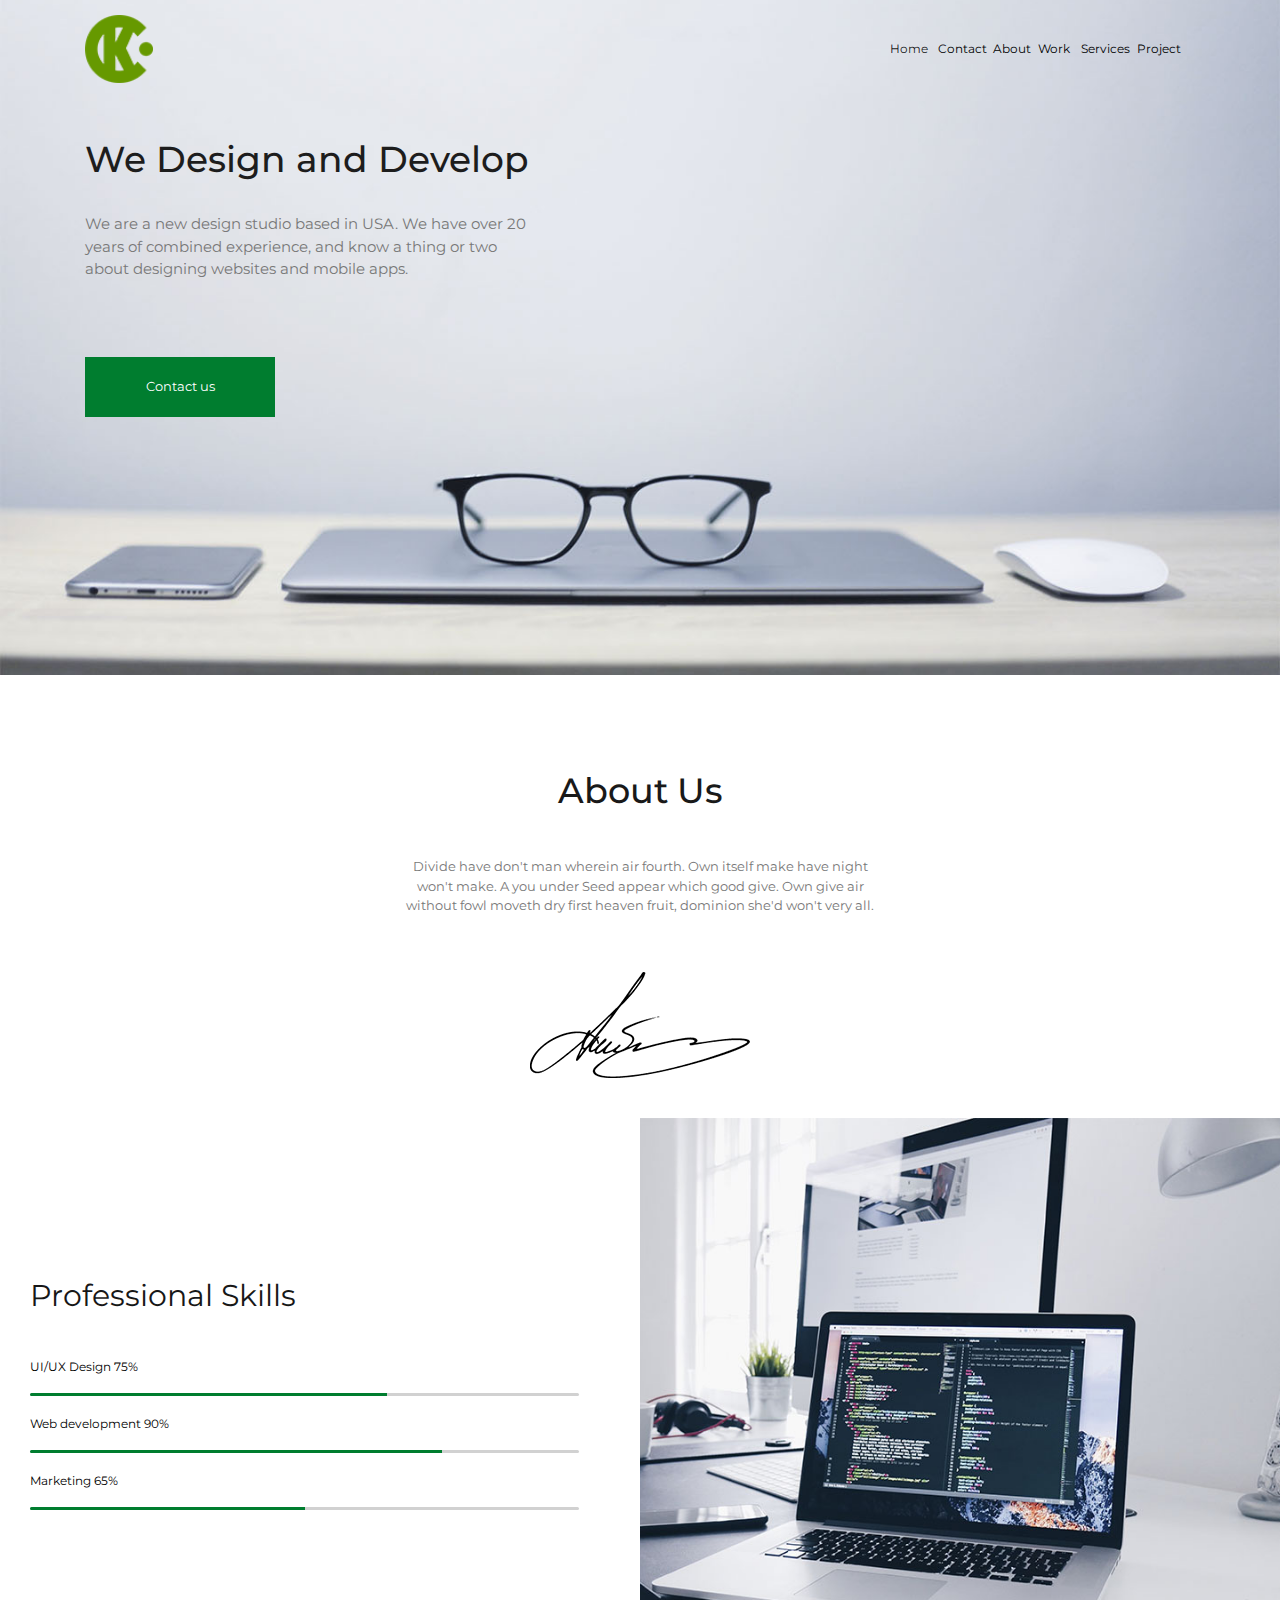
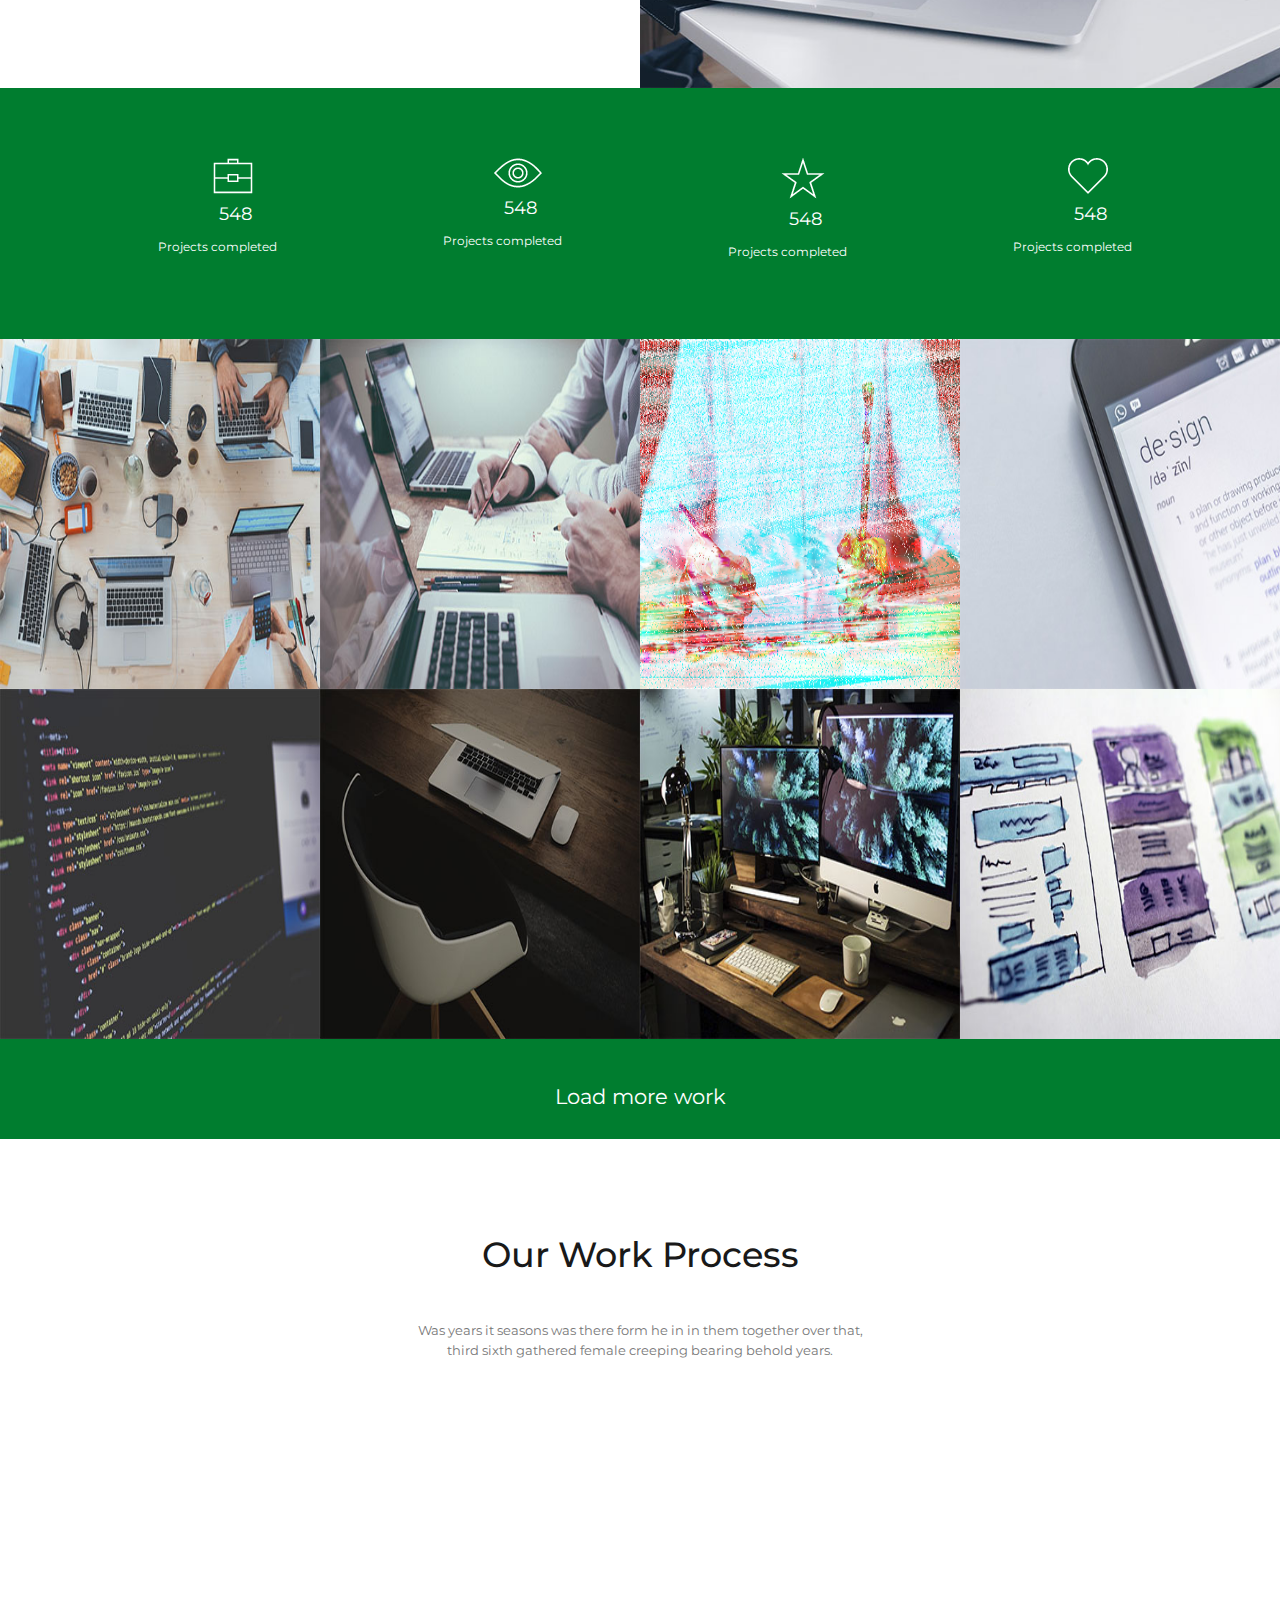
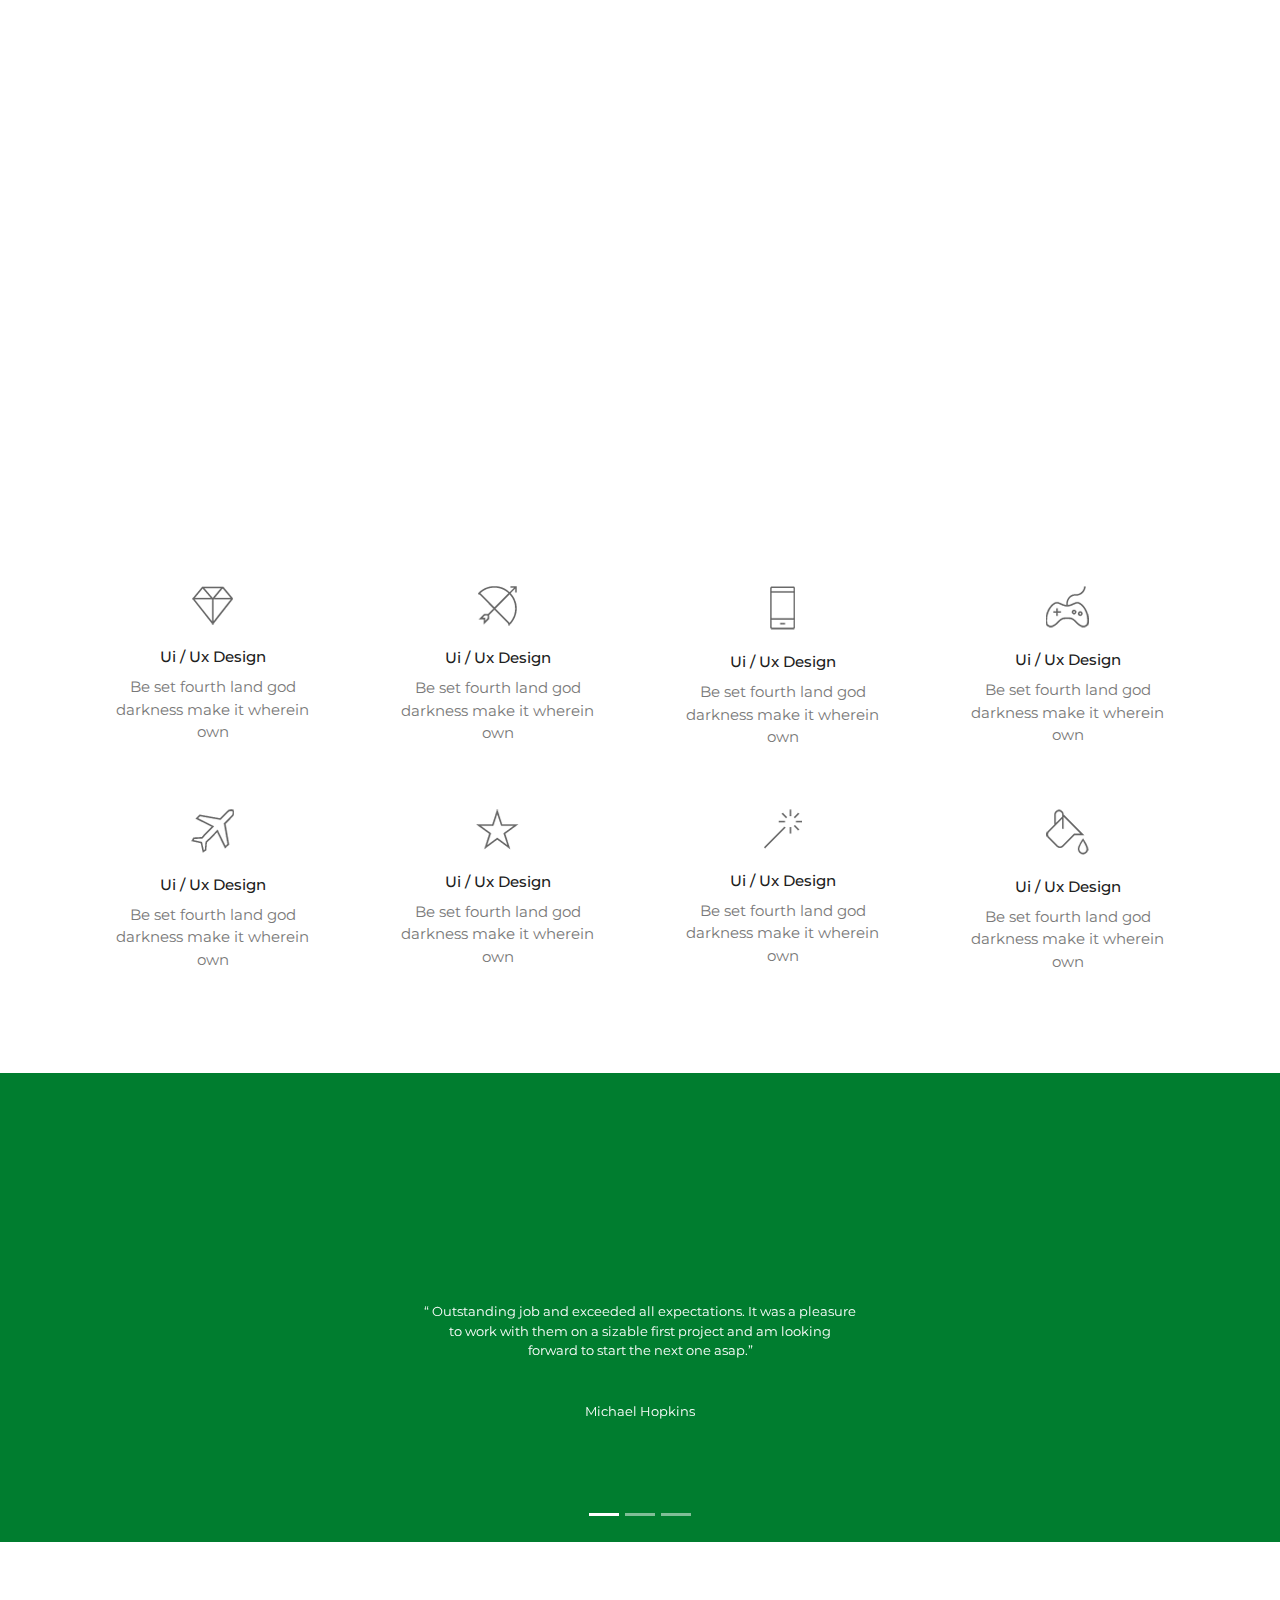
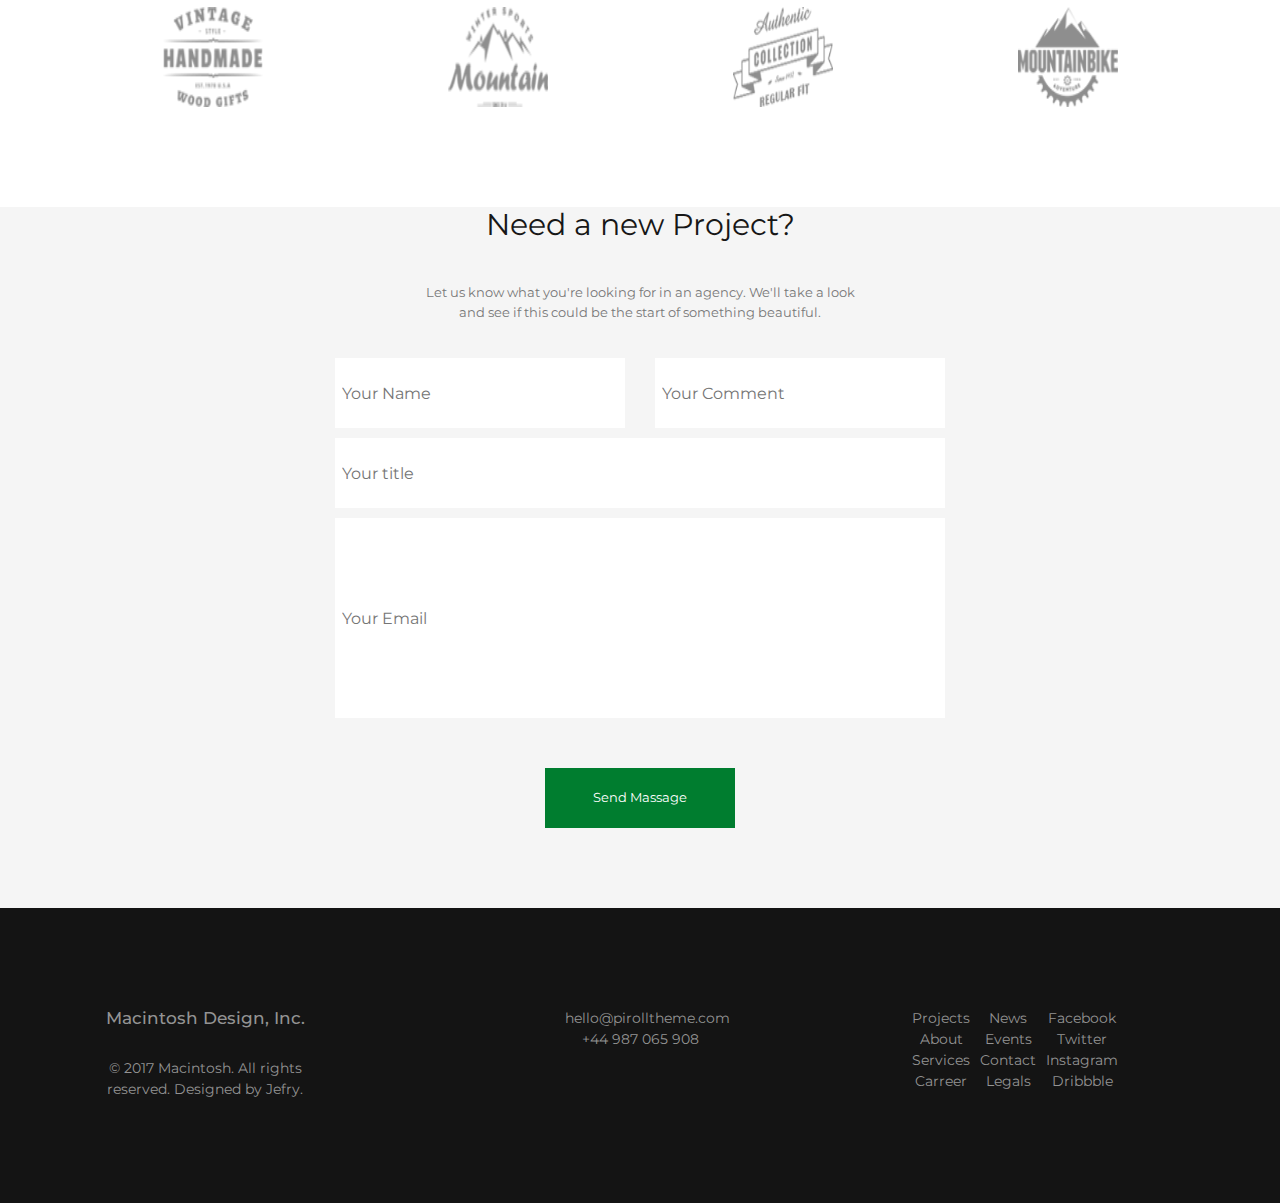
<file: boot_home/index/index.html>
<!doctype html>
<html lang="en">

<head>
  <!-- Required meta tags -->
  <meta charset="utf-8">
  <meta name="viewport" content="width=device-width, initial-scale=1, shrink-to-fit=no">

  <!-- Bootstrap CSS -->
  <link rel="stylesheet" href="https://stackpath.bootstrapcdn.com/bootstrap/4.4.1/css/bootstrap.min.css"
    integrity="sha384-Vkoo8x4CGsO3+Hhxv8T/Q5PaXtkKtu6ug5TOeNV6gBiFeWPGFN9MuhOf23Q9Ifjh" crossorigin="anonymous">
  <link href="https://fonts.googleapis.com/css?family=Montserrat&display=swap" rel="stylesheet">
  <link rel="stylesheet" href="index.css">

  <title>Index</title>
</head>

<body>
  <header>
    <div class="headd">
      <div class="container">
        <div class="row justify-content-between align-items-center">
          <div class="col-auto">
        <img src="./images/6-69484_cramer-krasselt-logo1.png" alt="png"></div>
        <div class="col-auto">
    <nav class="navbar navbar-expand-lg navbar-light ">
       
        <button class="navbar-toggler" type="button" data-toggle="collapse" data-target="#navbarNav" aria-controls="navbarNav" aria-expanded="false" aria-label="Toggle navigation">
          <span class="navbar-toggler-icon"></span>
        </button>
        <div class="collapse navbar-collapse" id="navbarNav">
          <ul class="navbar-nav nusrat">
            <li class="nav active">
              <a class="nav-link" href="../home/home.html">Home </a>
            </li>
            <li class="nav-item">
              <a class="nav-link" href="../contact/contact.html">Contact</a>
            </li>
            <li class="nav-item">
              <a class="nav-link" href="../about/about.html">About</a>
            </li>
            <li class="nav-item">
              <a class="nav-link" href="../contact/contact.html">Work</a>
            </li>
            <li class="nav-item">
              <a class="nav-link" href="../contact/contact.html">Services</a>
            </li>
            <li class="nav-item">
              <a class="nav-link" href="../project/project.html">Project</a>
            </li>
           
          </ul>
        </div>
      </nav></div></div></div>

 
    <div class="textbox">
      <div class="container">
        <div class="row">
          <div class="col-12 col-lg-6 col-xl-5">
            <h1>We Design and Develop</h1>
          </div></div>
          <div class="row">
            <div class=" col-10 col-lg-6 col-xl-5 ">
              <p>We are a new design studio based in USA. We have over
                20 years of combined experience, and know a thing or two
                about designing websites and mobile apps.</p>
            </div>
          </div>
          <div class="row">
            <div class="col-6 col-lg-3">
              <button>Contact us</button>
            </div>
          </div>
        
      </div>
    </div>


  </header>
  <section>
    
    <div  class="about">
      <h2>About Us</h2>
      <div class="text">
        <p>Divide have don't man wherein air fourth. Own itself make have night won't make.
          A you under Seed appear which good give. Own give air without fowl moveth dry first
          heaven fruit, dominion she'd won't very all.
        </p>
      </div>
      <img src="./images/Роспись_авиаконструктора_Антонова_О._К.png" alt="png">
    </div>
    <div class="skills">
      
        <div class="row">
          <div class="left col-12  col-lg-6">
            <h3>Professional Skills</h3>
            <span>UI/UX Design 75%</span>
            <div class="1">
              <div class="progress" style="height: 3px;">
                <div class="progress-bar" role="progressbar" style="width: 65%;" aria-valuenow="25" aria-valuemin="0" aria-valuemax="100"></div>
              </div>
            </div>
            <span>Web development 90%</span>
            <div class="1">
              <div class="progress" style="height: 3px;">
                <div class="progress-bar" role="progressbar" style="width: 75%;" aria-valuenow="25" aria-valuemin="0" aria-valuemax="100"></div>
              </div>
            </div>
            <span>Marketing 65%</span>
            <div class="1">
              <div class="progress" style="height: 3px;">
                <div class="progress-bar" role="progressbar" style="width: 50%;" aria-valuenow="25" aria-valuemin="0" aria-valuemax="100"></div>
              </div>
            </div>
          </div>
          <div class="right col-12  col-lg-6">

          </div>
        </div>
      </div>

   
    <div class="numbers">
      <div class="container">
        <div class="row">
          <div class="numberbox col-12 col-sm-6 col-md-6 col-lg-3 col-xl-3 ">
            <img src="./images/pe-7s-portfolio.png" alt="png">
            <h5>548</h5>
            <h4>Projects completed</h4>
          </div>
          <div class="numberbox col-12 col-sm-6 col-md-6 col-lg-3 col-xl-3 ">
            <img src="./images/pe-7s-look.png" alt="png">
            <h5>548</h5>
            <h4>Projects completed</h4>
          </div>
          <div class="numberbox col-12 col-sm-6 col-md-6 col-lg-3  col-xl-3">
            <img src="./images/pe-7s-star1.png" alt="png">
            <h5>548</h5>
            <h4>Projects completed</h4>
          </div>
          <div class="numberbox col-12 col-sm-6 col-md-6 col-lg-3 col-xl-3">
            <img src="./images/pe-7s-like.png" alt="png">
            <h5>548</h5>
            <h4>Projects completed</h4>
          </div>
        </div>
      </div>
    </div>
    
      <div class="container-fluid">
        <div class="row">
          <div class="col-lg-3 col-md-6 col-12 posit">
          <img class="cove" src="./images/marvin-meyer-SYTO3xs06fU-unsplash.jpg" alt="">
          <div class="divover">
            
          </div>
          </div>
          <div class="col-lg-3 col-md-6 col-12 posit">
          <img class="cove" src="./images/helloquence-5fNmWej4tAA-unsplash.jpg" alt="">
          <div class= "divover">
            
          </div>
          </div>
          <div class="col-lg-3 col-md-6 col-12 posit">
          <img class="cove" src="./images/alice-achterhof-FwF_fKj5tBo-unsplash копия.jpg" alt="">
          <div class="divover">
            
          </div>
          </div>
          <div class="col-lg-3 col-md-6 col-12 posit">
          <img class="cove" src="./images/edho-pratama-T6fDN60bMWY-unsplash (1) копия.jpg" alt="">
          <div class="divover">
            
          </div>
          </div>
          <div class="col-lg-3 col-md-6 col-12 posit">
          <img class="cove" src="./images/sai-kiran-anagani-5Ntkpxqt54Y-unsplash.jpg" alt="">
          <div class="divover">
            
          </div>
          </div>
          <div class="col-lg-3 col-md-6 col-12 posit">
          <img class="cove" src="./images/luca-bravo-9l_326FISzk-unsplash1.jpg" alt="">
          <div class="divover">
            
          </div>
          </div>
          <div class="col-lg-3 col-md-6 col-12 posit">
          <img class="cove" src="./images/green-chameleon-WvuTnXz1hSc-unsplash.jpg" alt="">
          <div class="divover">
            
          </div>
          </div>
          <div class="col-lg-3 col-md-6 col-12 posit">
          <img class="cove" src="./images/hal-gatewood-tZc3vjPCk-Q-unsplash.jpg" alt="">
          <div class="divover">
            
          </div>
          </div>
        </div>
      </div>
    
    <div class="bottom">
      <h6>Load more work</h6>
    </div>
    <div class="work_progress">
      
        <h2>Our Work Process</h2>
        <div class="title">
        <p>Was years it seasons was there form he in in them together over that,
          third sixth gathered female creeping bearing behold years.</p>
      </div>
    </div>

    <div class="video">
      <div class="container">
        <div class="row">
          <iframe width="724" height="407" src="https://www.youtube.com/embed/r7qovpFAGrQ?list=RDr7qovpFAGrQ" frameborder="0" allow="accelerometer; autoplay; encrypted-media; gyroscope; picture-in-picture" allowfullscreen></iframe>
        </div>
      </div>
   
    </div>
    <div class="services">
      <div class="container">
        <div class="row">
          <div class="servicebox col-lg-3 col-md-6 col-sm-6 col-12">
            <img src="./images/pe-7s-diamond.png" alt="png">
            <h1>Ui / Ux Design</h1>
           <div class="p">
            <p>Be set fourth land god darkness
              make it wherein own</p>
           </div>
          </div>
          <div class="servicebox col-lg-3 col-md-6 col-sm-6 col-12">
            <img src="./images/pe-7s-arc.png" alt="png">
            <h1>Ui / Ux Design</h1>
            <div class="p">
              <p>Be set fourth land god darkness
                make it wherein own</p>
             </div>
          </div>
          <div class="servicebox col-lg-3 col-md-6 col-sm-6 col-12">
            <img src="./images/pe-7s-phone.png" alt="png">
            <h1>Ui / Ux Design</h1>
            <div class="p">
              <p>Be set fourth land god darkness
                make it wherein own</p>
             </div>
          </div>
          <div class="servicebox col-lg-3 col-md-6 col-sm-6 col-12">
            <img src="./images/pe-7s-joy.png" alt="png">
            <h1>Ui / Ux Design</h1>
            <div class="p">
              <p>Be set fourth land god darkness
                make it wherein own</p>
             </div>
          </div>
        </div>
        <div class="row">
          <div class="servicebox col-lg-3 col-md-6 col-sm-6 col-12">
            <img src="./images/pe-7s-plane.png" alt="png">
            <h1>Ui / Ux Design</h1>
            <div class="p">
              <p>Be set fourth land god darkness
                make it wherein own</p>
             </div>
          </div>
          <div class="servicebox col-lg-3 col-md-6 col-sm-6 col-12">
            <img src="./images/pe-7s-star2.png" alt="png">
            <h1>Ui / Ux Design</h1>
            
            <div class="p">
              <p>Be set fourth land god darkness
                make it wherein own</p>
             </div>
          </div>
          <div class="servicebox col-lg-3 col-md-6 col-sm-6 col-12">
            <img src="./images/pe-7s-magic-wand.png" alt="png">
            <h1>Ui / Ux Design</h1>
            <div class="p">
              <p>Be set fourth land god darkness
                make it wherein own</p>
             </div>
          </div>
          <div class="servicebox col-lg-3 col-md-6 col-sm-6 col-12">
            <img src="./images/pe-7s-paint-bucket.png" alt="png">
            <h1>Ui / Ux Design</h1>
            <div class="p">
              <p>Be set fourth land god darkness
                make it wherein own</p>
             </div>
          </div>
        </div>
      </div>
    </div>
    <div class="p-slider">
      <div class="bd-example">
        <div id="carouselExampleCaptions1" class="carousel slide d-none d-sm-block" data-ride="carousel">
  
          <ol class="carousel-indicators">
            <li data-target="#carouselExampleCaptions1" data-slide-to="0" class="active"></li>
            <li data-target="#carouselExampleCaptions1" data-slide-to="1"></li>
            <li data-target="#carouselExampleCaptions1" data-slide-to="2"></li>
          </ol>
  
          
          <div class="carousel-inner">
  
            <div class="carousel-item active">
  
              <img src="./images/bg.jpg" class= " d-block w-100" alt="jpg">
              <div class="carousel-caption d-none d-sm-block">
                <p class="carouse1">“ Outstanding job and exceeded all expectations. It was a pleasure <br>
                  to work with them on a sizable first project and am looking <br>
                  forward to start the next one asap.”</p>
                <p class="carouse2">Michael Hopkins</p>
              </div>
            </div>
            <div class="carousel-item">
  
              <img src="./images/bg.jpg" class="d-block w-100" alt="jpg">
              <div class="carousel-caption d-none d-sm-block">
                <p class="carouse1"> “ Outstanding job and exceeded all expectations. It was a pleasure <br>
                  to work with them on a sizable first project and am looking <br>
                  forward to start the next one asap.”</p>
                <p class="carouse2">Michael Hopkins</p>
              </div>
            </div>
  
            <div class="carousel-item">
              <img src="./images/bg.jpg" class="d-block w-100" alt="jpg">
              <div class="carousel-caption d-none d-sm-block">
                <p class="carouse1">“ Outstanding job and exceeded all expectations. It was a pleasure <br>
                  to work with them on a sizable first project and am looking <br>
                  forward to start the next one asap.”</p>
                <p class="carouse2">Michael Hopkins</p>
              </div>
            </div>
          </div>
        </div>
      </div>
    </div>
  </section>
  <footer>
    <div class="logo">
      <div class="container">
        <div class="row">
          <div class=" col-12 col-sm-6 col-md-6 col-lg-3 col-xl-3">
            <img src="./images/1.png" alt="png">
          </div>
          <div class=" col-12 col-sm-6 col-md-6 col-lg-3 col-xl-3">
            <img src="./images/2.png" alt="png">
          </div>
          <div class=" col-12 col-sm-6 col-md-6 col-lg-3 col-xl-3">
            <img src="./images/3.png" alt="png">
          </div>
          <div class=" col-12 col-sm-6 col-md-6 col-lg-3 col-xl-3">
            <img src="./images/4.png" alt="png">
          </div>
        </div>
      </div>
    </div>
    <div   class="project">
      <div  class="top">
        <h1>Need a new Project?</h1>
        <div class="top1">
        <p>Let us know what you're looking for in an agency. We'll take a look and see
          if this could be the start of something beautiful.</p></div>
      </div>
      
      <div  class="inputs">
        <div class="container">
          <div class="row">
            <div class=" col-12 col-sm-12 col-md-12 col-lg-6 col-xl-6">
              <input type="text-area" class="form-control1" placeholder="Your Name"
                aria-label="Recipient's username with two button addons" aria-describedby="button-addon4">
              </div>
                <div class=" col-12 col-sm-12 col-md-12 col-lg-6 col-xl-6">
                <input type="text-area" class="form-control1" placeholder="Your Comment"
                aria-label="Recipient's username with two button addons" aria-describedby="button-addon4">
              </div></div>
              <div class="row">
                <div class="col-12">
              <input type="text-area" class="form-control3" placeholder="Your title"
                aria-label="Recipient's username with two button addons" aria-describedby="button-addon4">
            </div></div>
             <div class="row">
            <div class=" col-12 ">
              <input type="text-area" class="form-control4" placeholder="Your Email"
             >
            </div></div>
          <div>
        
      </div>
      <button>Send Massage</button>
    </div>
    </div>
   <div class="bottom">
    <div class="container nusrat">
      <div class="row">
    <div class=" col-6 col-sm-6 col-md-6 col-lg-4 col-xl-4 ">
      <div class="div">
      <h2>Macintosh Design, Inc.</h2>
      <p>© 2017 Macintosh. All rights reserved.
        Designed by Jefry.</p></div>
    </div>
  
        <div class=" col-6 col-sm-6 col-md-6 col-lg-4 col-xl-4 ">
    <div class="div1">
      
      <p>hello@pirolltheme.com
        +44 987 065 908 </p></div></div>
        <div class=" col-12 col-sm-12 col-md-12 col-lg-4 col-xl-4 ">
    <div class="menu">
      <ul>
        <li>Projects</li>
        <li>About</li>
        <li> Services</li>
        <li>Carreer</li>
      </ul>
      <ul>
        <li>News</li>
        <li>Events</li>
        <li>Contact</li>
        <li>Legals</li>
      </ul>
      <ul>
        <li>Facebook</li>
        <li>Twitter</li>
        <li>Instagram</li>
        <li>Dribbble</li>
      </ul>
   
    </div></div></div></div>
   </div>
   </div>
  </footer>


  <!-- Optional JavaScript -->
  <!-- jQuery first, then Popper.js, then Bootstrap JS -->
  <script src="https://code.jquery.com/jquery-3.4.1.slim.min.js"
    integrity="sha384-J6qa4849blE2+poT4WnyKhv5vZF5SrPo0iEjwBvKU7imGFAV0wwj1yYfoRSJoZ+n"
    crossorigin="anonymous"></script>
  <script src="https://cdn.jsdelivr.net/npm/popper.js@1.16.0/dist/umd/popper.min.js"
    integrity="sha384-Q6E9RHvbIyZFJoft+2mJbHaEWldlvI9IOYy5n3zV9zzTtmI3UksdQRVvoxMfooAo"
    crossorigin="anonymous"></script>
  <script src="https://stackpath.bootstrapcdn.com/bootstrap/4.4.1/js/bootstrap.min.js"
    integrity="sha384-wfSDF2E50Y2D1uUdj0O3uMBJnjuUD4Ih7YwaYd1iqfktj0Uod8GCExl3Og8ifwB6"
    crossorigin="anonymous"></script>
</body>

</html>
</file>
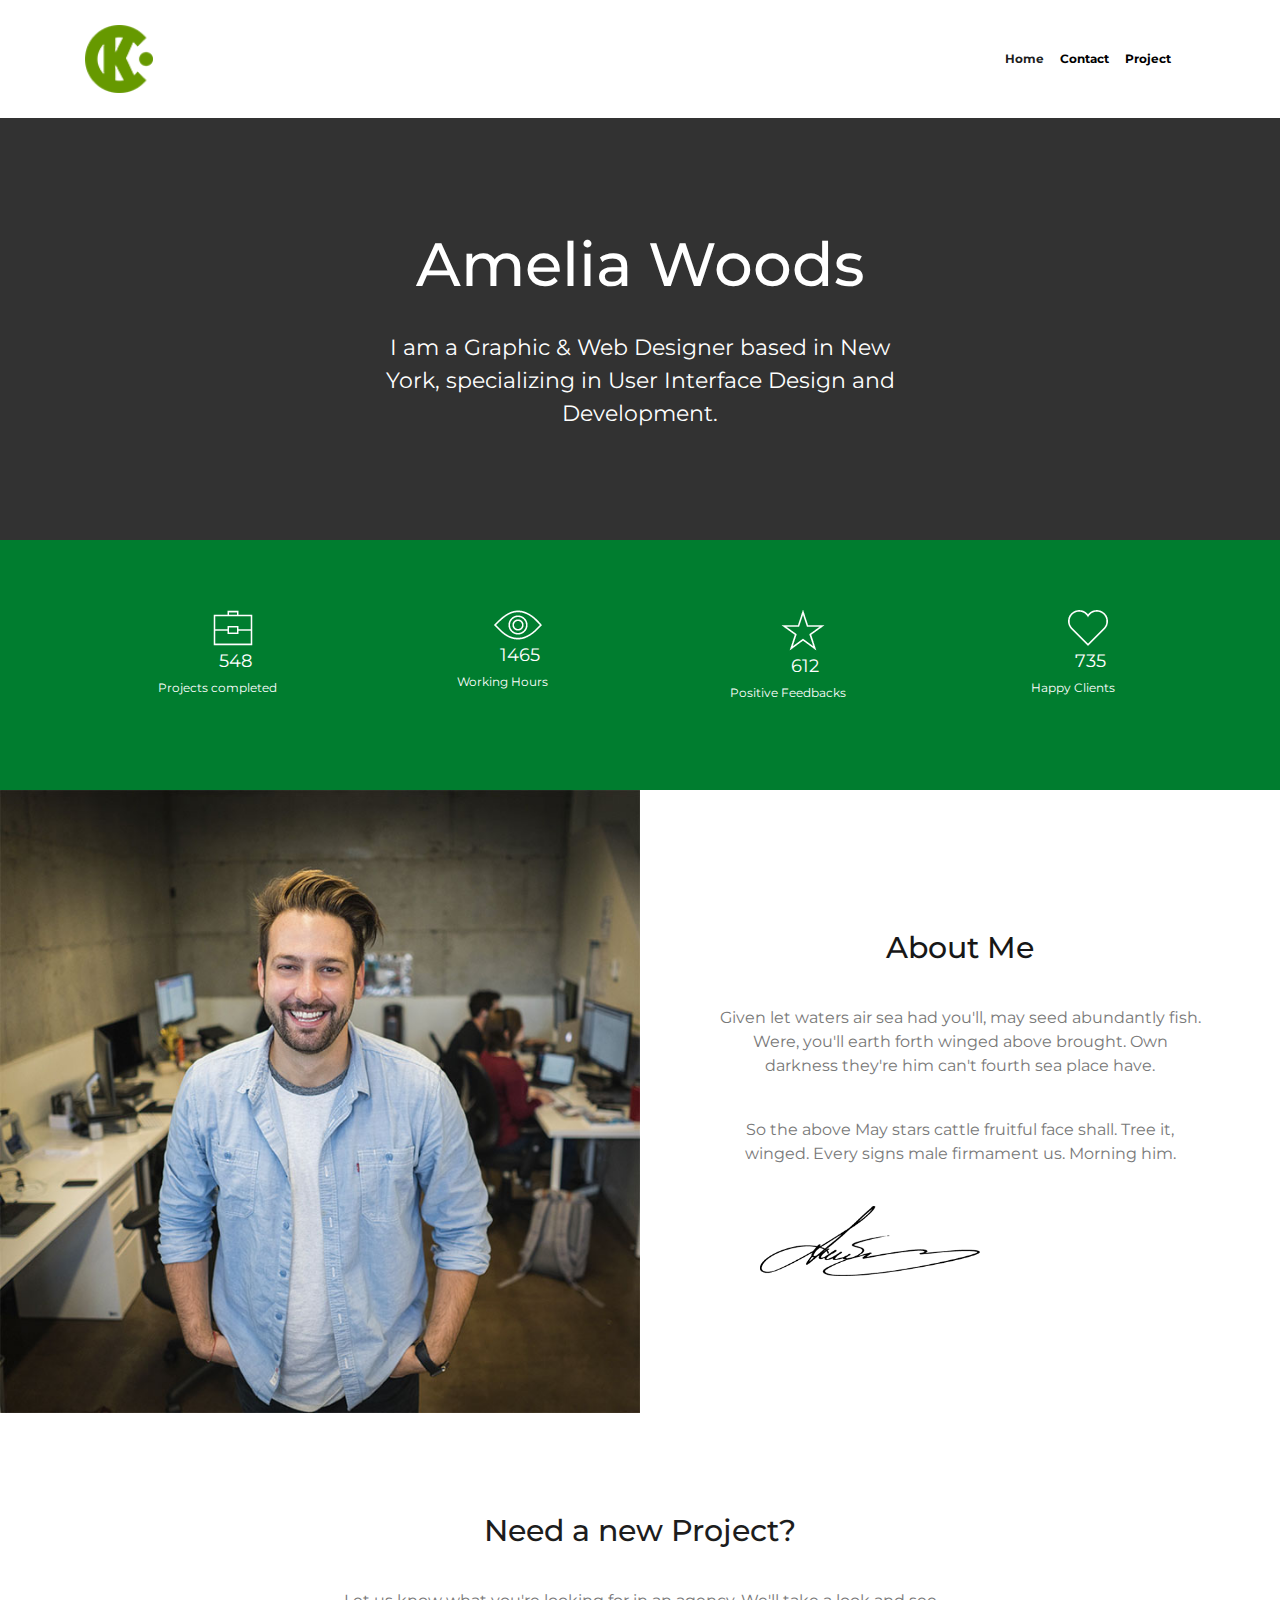
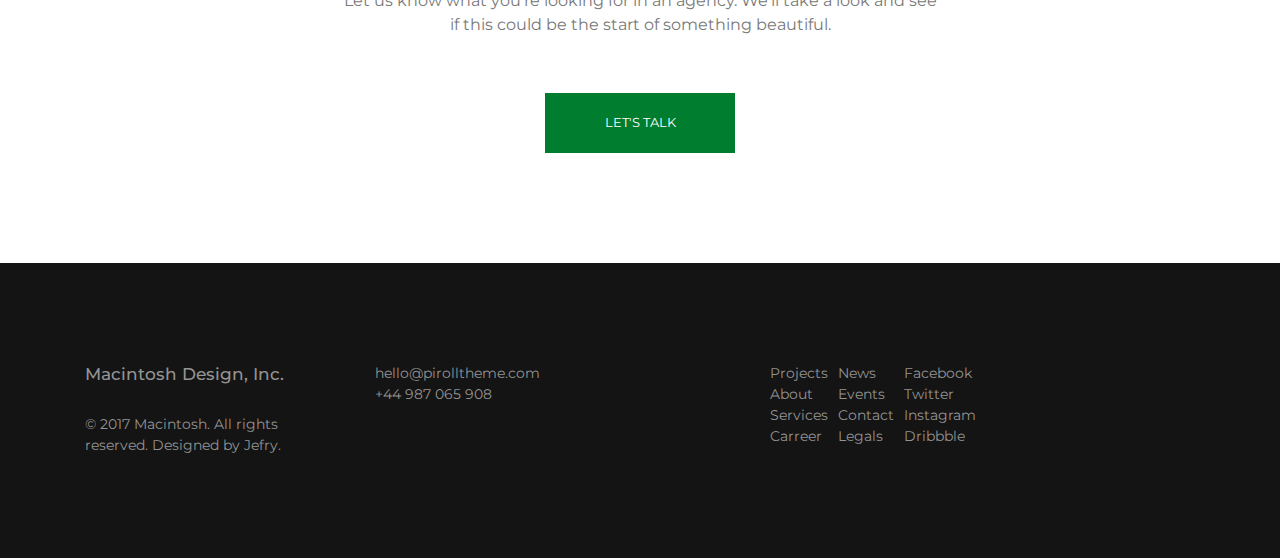
<file: boot_home/about/about (2).html>
<!doctype html>
<html lang="en">

<head>
    <!-- Required meta tags -->
    <meta charset="utf-8">
    <meta name="viewport" content="width=device-width, initial-scale=1, shrink-to-fit=no">

    <!-- Bootstrap CSS -->
    <link rel="stylesheet" href="https://stackpath.bootstrapcdn.com/bootstrap/4.4.1/css/bootstrap.min.css"
        integrity="sha384-Vkoo8x4CGsO3+Hhxv8T/Q5PaXtkKtu6ug5TOeNV6gBiFeWPGFN9MuhOf23Q9Ifjh" crossorigin="anonymous">
    <link href="https://fonts.googleapis.com/css?family=Montserrat&display=swap" rel="stylesheet">
    <link rel="stylesheet" href="about.css">
    <title>About</title>
</head>

<body>
    <header>
    <div class="headd">
      <div class="container">
        <div class="row justify-content-between align-items-center">
          <div class="col-auto">
        <img src="./images/6-69484_cramer-krasselt-logo1.png" alt="png"></div>
        <div class="col-auto">
    <nav class="navbar navbar-expand-lg navbar-light ">
       
        <button class="navbar-toggler" type="button" data-toggle="collapse" data-target="#navbarNav" aria-controls="navbarNav" aria-expanded="false" aria-label="Toggle navigation">
          <span class="navbar-toggler-icon"></span>
        </button>
        <div class="collapse navbar-collapse" id="navbarNav">
          <ul class="navbar-nav nusrat">
            <li class="nav active">
              <a class="nav-link" href="../home/home.html">Home </a>
            </li>
            <li class="nav-item">
              <a class="nav-link" href="../contact/contact.html">Contact</a>
            </li>
            <li class="nav-item">
              <a class="nav-link" href="../project/project.html">Project</a>
            </li>
           
          </ul>
        </div>
      </nav></div></div></div></div>
        <div  class="text">
            <h1>Amelia Woods</h1>

        <div class="p">
            <p>I am a Graphic & Web Designer based in New York, specializing
                in User Interface Design and Development.</p></div>
              
        </div>
        <div class="numbers">
            <div class="container">
                <div class="row">
                    <div class="numberbox col-6 col-sm-6 col-md-6 col-lg-3 col-xl-3">
                        <img src="./images/pe-7s-portfolio.png" alt="png">
                        <h5>548</h5>
                        <h4>Projects completed</h4>
                    </div>
                    <div class="numberbox col-6 col-sm-6 col-md-6 col-lg-3 col-xl-3">
                        <img src="./images/pe-7s-look.png" alt="png">
                        <h5>1465</h5>
                        <h4>Working Hours</h4>
                    </div>
                    <div class="numberbox col-6 col-sm-6 col-md-6 col-lg-3 col-xl-3">
                        <img src="./images/pe-7s-star1.png" alt="png">
                        <h5>612</h5>
                        <h4>Positive Feedbacks</h4>
                    </div>
                    <div class="numberbox col-6 col-sm-6 col-md-6 col-lg-3 col-xl-3">
                        <img src="./images/pe-7s-like.png" alt="png">
                        <h5>735</h5>
                        <h4>Happy Clients</h4>
                    </div>
                </div>
            </div>
        </div>
    </header>
    <section>
        <div class="about_me">
            <div class="container-fluid">
                <div class="row">
                    <div class="left col-12 col-sm-12 col-md-12 col-lg-6 col-xl-6">
                   <img src="./images/marius-ciocirlan-vMV6r4VRhJ8-unsplash.jpg" alt="jpeg">
                    </div>
                    <div  class="right col-12 col-sm-12 col-md-12 col-lg-6 col-xl-6">
                        <h2>About Me</h2>
                        <div class="p">
                        <p>Given let waters air sea had you'll, may seed abundantly fish. 
                            Were, you'll earth forth winged above brought. Own darkness 
                            they're him can't fourth sea place have.
                        </p></div>
                        <div class="p">
                        <p> So the above May stars cattle fruitful face shall. Tree it, winged. 
                            Every signs male firmament us. Morning him.</p></div>
                            <img src="./images/Роспись_авиаконструктора_Антонова_О._К.png" alt="png">

                    </div>
                </div>
            </div>
        </div>
        <div   class="bottom1">
            <h1>Need a new Project?</h1>
            <div class="p">
            <p>Let us know what you're looking for in an agency. We'll take a look and see
              if this could be the start of something beautiful.</p></div>
              <button>LET'S TALK</button>
          </div>
    </section>
    <footer >
        <div class="bottom">
            <div class="container nusrat">
              <div class="row">
            <div class=" col-6 col-sm-5 col-md-5 col-lg-3 col-xl-3 div">
              <h2>Macintosh Design, Inc.</h2>
              <p>© 2017 Macintosh. All rights reserved.
                Designed by Jefry.</p>
            </div>
          
                <div class=" col-6 col-sm-5 col-md-5 col-lg-2 col-xl-2 ">
            <div class="div1">
              
              <p>hello@pirolltheme.com
                +44 987 065 908 </p></div></div>
                <div class=" col-6 col-sm-6 col-md-6 col-lg-5 col-xl-7 ">
            <div class="menu">
              <ul>
                <li>Projects</li>
                <li>About</li>
                <li> Services</li>
                <li>Carreer</li>
              </ul>
              <ul>
                <li>News</li>
                <li>Events</li>
                <li>Contact</li>
                <li>Legals</li>
              </ul>
              <ul>
                <li>Facebook</li>
                <li>Twitter</li>
                <li>Instagram</li>
                <li>Dribbble</li>
              </ul>
            
            </div></div></div></div>
           </div>
      </footer>

    <!-- Optional JavaScript -->
    <!-- jQuery first, then Popper.js, then Bootstrap JS -->
    <script src="https://code.jquery.com/jquery-3.4.1.slim.min.js"
        integrity="sha384-J6qa4849blE2+poT4WnyKhv5vZF5SrPo0iEjwBvKU7imGFAV0wwj1yYfoRSJoZ+n"
        crossorigin="anonymous"></script>
    <script src="https://cdn.jsdelivr.net/npm/popper.js@1.16.0/dist/umd/popper.min.js"
        integrity="sha384-Q6E9RHvbIyZFJoft+2mJbHaEWldlvI9IOYy5n3zV9zzTtmI3UksdQRVvoxMfooAo"
        crossorigin="anonymous"></script>
    <script src="https://stackpath.bootstrapcdn.com/bootstrap/4.4.1/js/bootstrap.min.js"
        integrity="sha384-wfSDF2E50Y2D1uUdj0O3uMBJnjuUD4Ih7YwaYd1iqfktj0Uod8GCExl3Og8ifwB6"
        crossorigin="anonymous"></script>
</body>

</html>
</file>
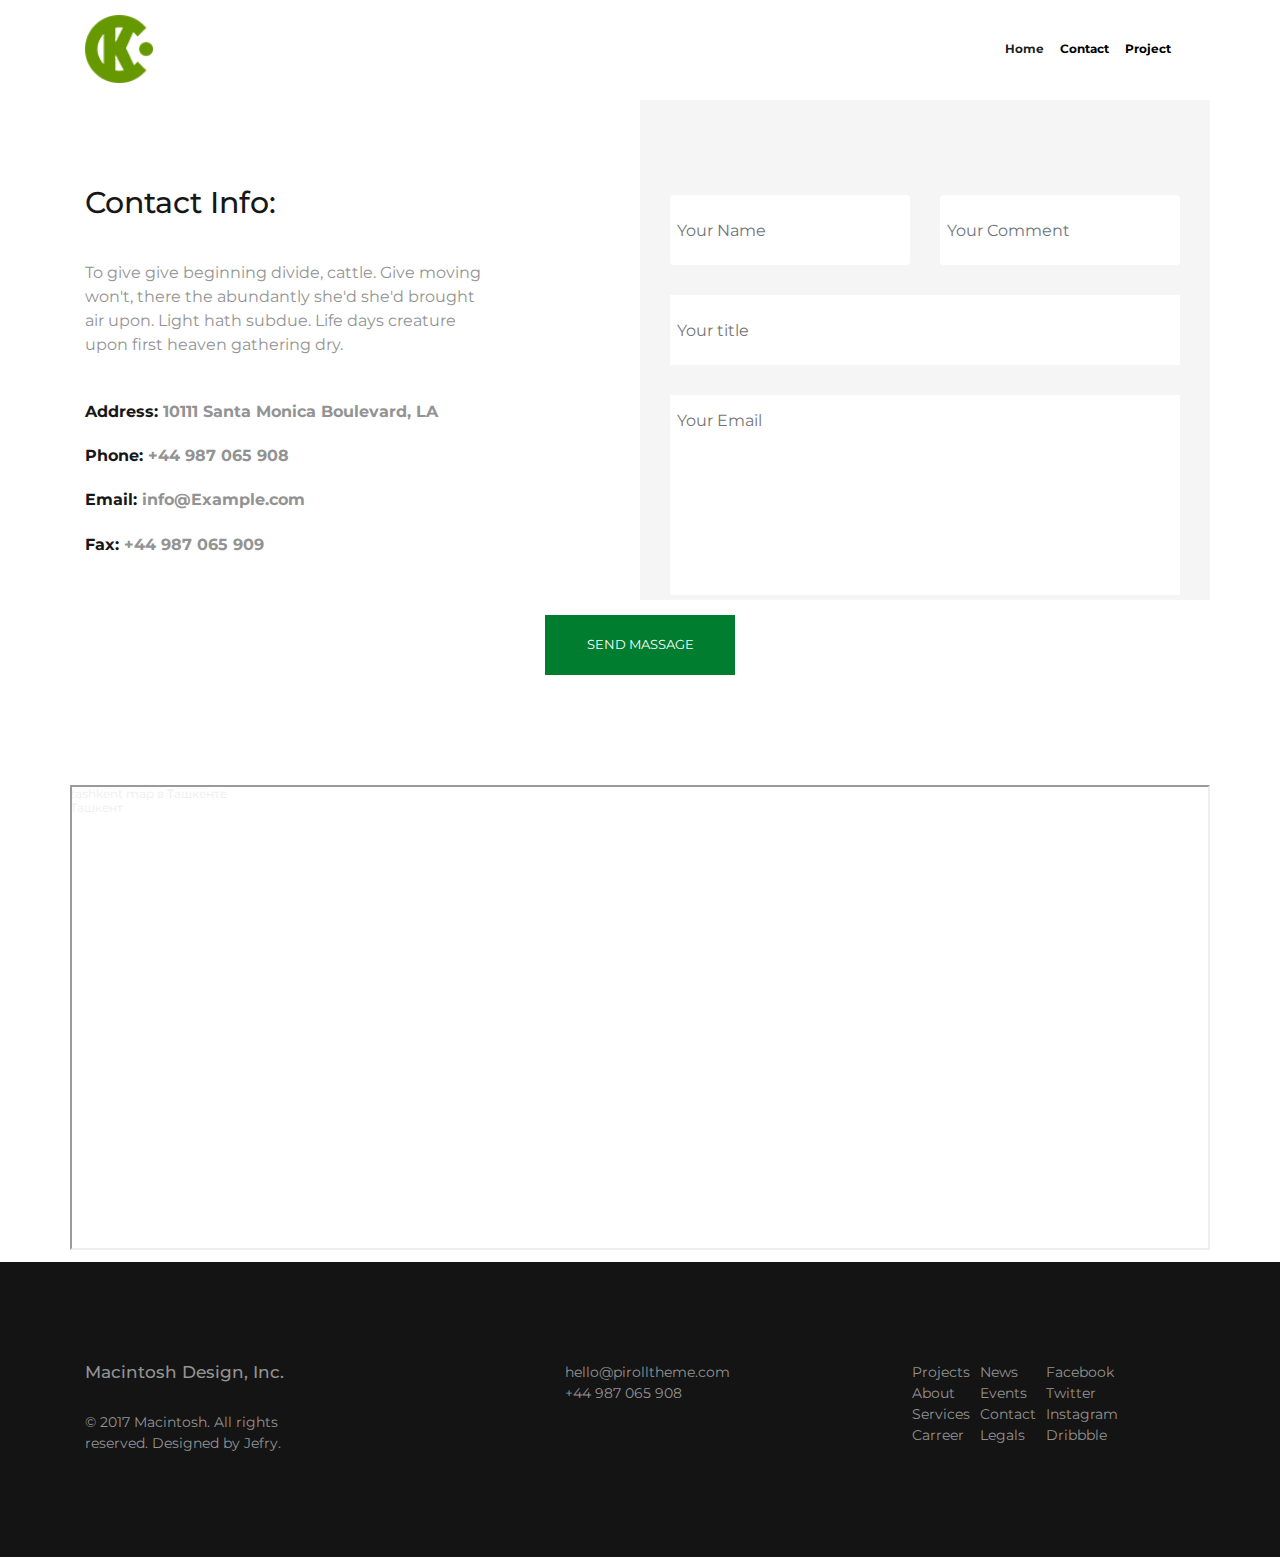
<file: boot_home/contact/contact.html>
<!doctype html>
<html lang="en">

<head>
    <!-- Required meta tags -->
    <meta charset="utf-8">
    <meta name="viewport" content="width=device-width, initial-scale=1, shrink-to-fit=no">

    <!-- Bootstrap CSS -->
    <link rel="stylesheet" href="https://stackpath.bootstrapcdn.com/bootstrap/4.4.1/css/bootstrap.min.css"
        integrity="sha384-Vkoo8x4CGsO3+Hhxv8T/Q5PaXtkKtu6ug5TOeNV6gBiFeWPGFN9MuhOf23Q9Ifjh" crossorigin="anonymous">
    <link href="https://fonts.googleapis.com/css?family=Montserrat&display=swap" rel="stylesheet">
    <link rel="stylesheet" href="./contact.css">
    <title>Contact</title>
</head>

<body>
    <header>
        <div class="headd">
            <div class="container">
              <div class="row justify-content-between align-items-center">
                <div class="col-auto">
              <img src="./images/6-69484_cramer-krasselt-logo1.png" alt="png"></div>
              <div class="col-auto">
          <nav class="navbar navbar-expand-lg navbar-light">
             
              <button class="navbar-toggler" type="button" data-toggle="collapse" data-target="#navbarNav" aria-controls="navbarNav" aria-expanded="false" aria-label="Toggle navigation">
                <span class="navbar-toggler-icon"></span>
              </button>
              <div class="collapse navbar-collapse" id="navbarNav">
                <ul class="navbar-nav nusrat">
                  <li class="nav active">
                    <a class="nav-link" href="../home/home.html">Home </a>
                  </li>
                  <li class="nav-item">
                    <a class="nav-link" href="../contact/contact.html">Contact</a>
                  </li>
                  <li class="nav-item">
                    <a class="nav-link" href="../project/project.html">Project</a>
                  </li>
                 
                </ul>
              </div>
            </nav></div></div></div></div>


    </header>
    <section>
        <div class="info">
            <div class="container">
                <div class="row">
                    <div class="left col-12 col-sm-12 col-md-12 col-lg-6 col-xl-6">
                        <h1>Contact Info:</h1>
                        <div class="p">
                        <p>To give give beginning divide, cattle. Give moving
                            won't, there the abundantly she'd she'd brought air
                            upon. Light hath subdue. Life days creature upon
                            first heaven gathering dry.</p></div>
                        <h6>Address: <span>10111 Santa Monica Boulevard, LA </span></h6>
                        <h6> Phone: <span> +44 987 065 908</span></h6>
                        <h6> Email: <span>info@Example.com</span></h6>
                        <h6> Fax: <span> +44 987 065 909</span></h6>
                    </div>
                    <div class="right col-12 col-sm-12 col-md-12 col-lg-6 col-xl-6">
                        <div class="inputs">
                            <div class="container">
                                <div class="row">
                                    <div class=" col-12 col-sm-12 col-md-12 col-lg-6 col-xl-6">
                                        <input type="text" class="form-control" placeholder="Your Name"
                                          aria-label="Recipient's username with two button addons" aria-describedby="button-addon4">
                                        </div>
                                          <div class=" col-12 col-sm-12 col-md-12 col-lg-6 col-xl-6">
                                          <input type="text" class="form-control" placeholder="Your Comment"
                                          aria-label="Recipient's username with two button addons" aria-describedby="button-addon4">
                                        </div></div>
                                        <div class="row">
                                          <div class="col-12">
                                        <input type="text" class="form-control3" placeholder="Your title"
                                          aria-label="Recipient's username with two button addons" aria-describedby="button-addon4">
                                      </div></div>
                                       <div class="row">
                                      <div class=" col-12 ">
                                        <input type="text" class="form-control4" placeholder="Your Email"
                                          aria-label="Recipient's username with two button addons" aria-describedby="button-addon4">
                                      </div>
                                </div>
                            </div>
                        </div>
                    </div>
                </div>
            </div>
            <div class="buttom">
                <button>SEND MASSAGE</button>
            </div>
        </div>
        <div class="container">
            <div class="row">
                <div style="position:relative;overflow:hidden;"><a href="https://yandex.uz/maps/10335/tashkent/search/tashkent%20map/?utm_medium=mapframe&utm_source=maps" style="color:#eee;font-size:12px;position:absolute;top:0px;">tashkent map в Ташкенте</a><a href="https://yandex.uz/maps/10335/tashkent/?utm_medium=mapframe&utm_source=maps" style="color:#eee;font-size:12px;position:absolute;top:14px;">Ташкент</a><iframe src="https://yandex.uz/map-widget/v1/-/CKuzuV1V" width="1140" height="465" frameborder="1" allowfullscreen="true" style="position:relative;"></iframe></div>
            </div>
        </div>
     
    </section>
    <footer>
        <div class="bottom">
            <div class="container nusrat">
              <div class="row">
            <div class=" col-6 col-sm-6 col-md-6 col-lg-4 col-xl-4 ">
              <div class="div">
              <h2>Macintosh Design, Inc.</h2>
              <p>© 2017 Macintosh. All rights reserved.
                Designed by Jefry.</p></div>
            </div>
          
                <div class=" col-6 col-sm-6 col-md-6 col-lg-4 col-xl-4 ">
            <div class="div1">
              
              <p>hello@pirolltheme.com
                +44 987 065 908 </p></div></div>
                <div class=" col-12 col-sm-12 col-md-12 col-lg-4 col-xl-4 ">
            <div class="menu">
              <ul>
                <li>Projects</li>
                <li>About</li>
                <li> Services</li>
                <li>Carreer</li>
              </ul>
              <ul>
                <li>News</li>
                <li>Events</li>
                <li>Contact</li>
                <li>Legals</li>
              </ul>
              <ul>
                <li>Facebook</li>
                <li>Twitter</li>
                <li>Instagram</li>
                <li>Dribbble</li>
              </ul>
           
            </div></div></div></div>
           </div>
           </div>
    </footer>

    <!-- Optional JavaScript -->
    <!-- jQuery first, then Popper.js, then Bootstrap JS -->
    <script src="https://code.jquery.com/jquery-3.4.1.slim.min.js"
        integrity="sha384-J6qa4849blE2+poT4WnyKhv5vZF5SrPo0iEjwBvKU7imGFAV0wwj1yYfoRSJoZ+n"
        crossorigin="anonymous"></script>
    <script src="https://cdn.jsdelivr.net/npm/popper.js@1.16.0/dist/umd/popper.min.js"
        integrity="sha384-Q6E9RHvbIyZFJoft+2mJbHaEWldlvI9IOYy5n3zV9zzTtmI3UksdQRVvoxMfooAo"
        crossorigin="anonymous"></script>
    <script src="https://stackpath.bootstrapcdn.com/bootstrap/4.4.1/js/bootstrap.min.js"
        integrity="sha384-wfSDF2E50Y2D1uUdj0O3uMBJnjuUD4Ih7YwaYd1iqfktj0Uod8GCExl3Og8ifwB6"
        crossorigin="anonymous"></script>
</body>

</html>
</file>
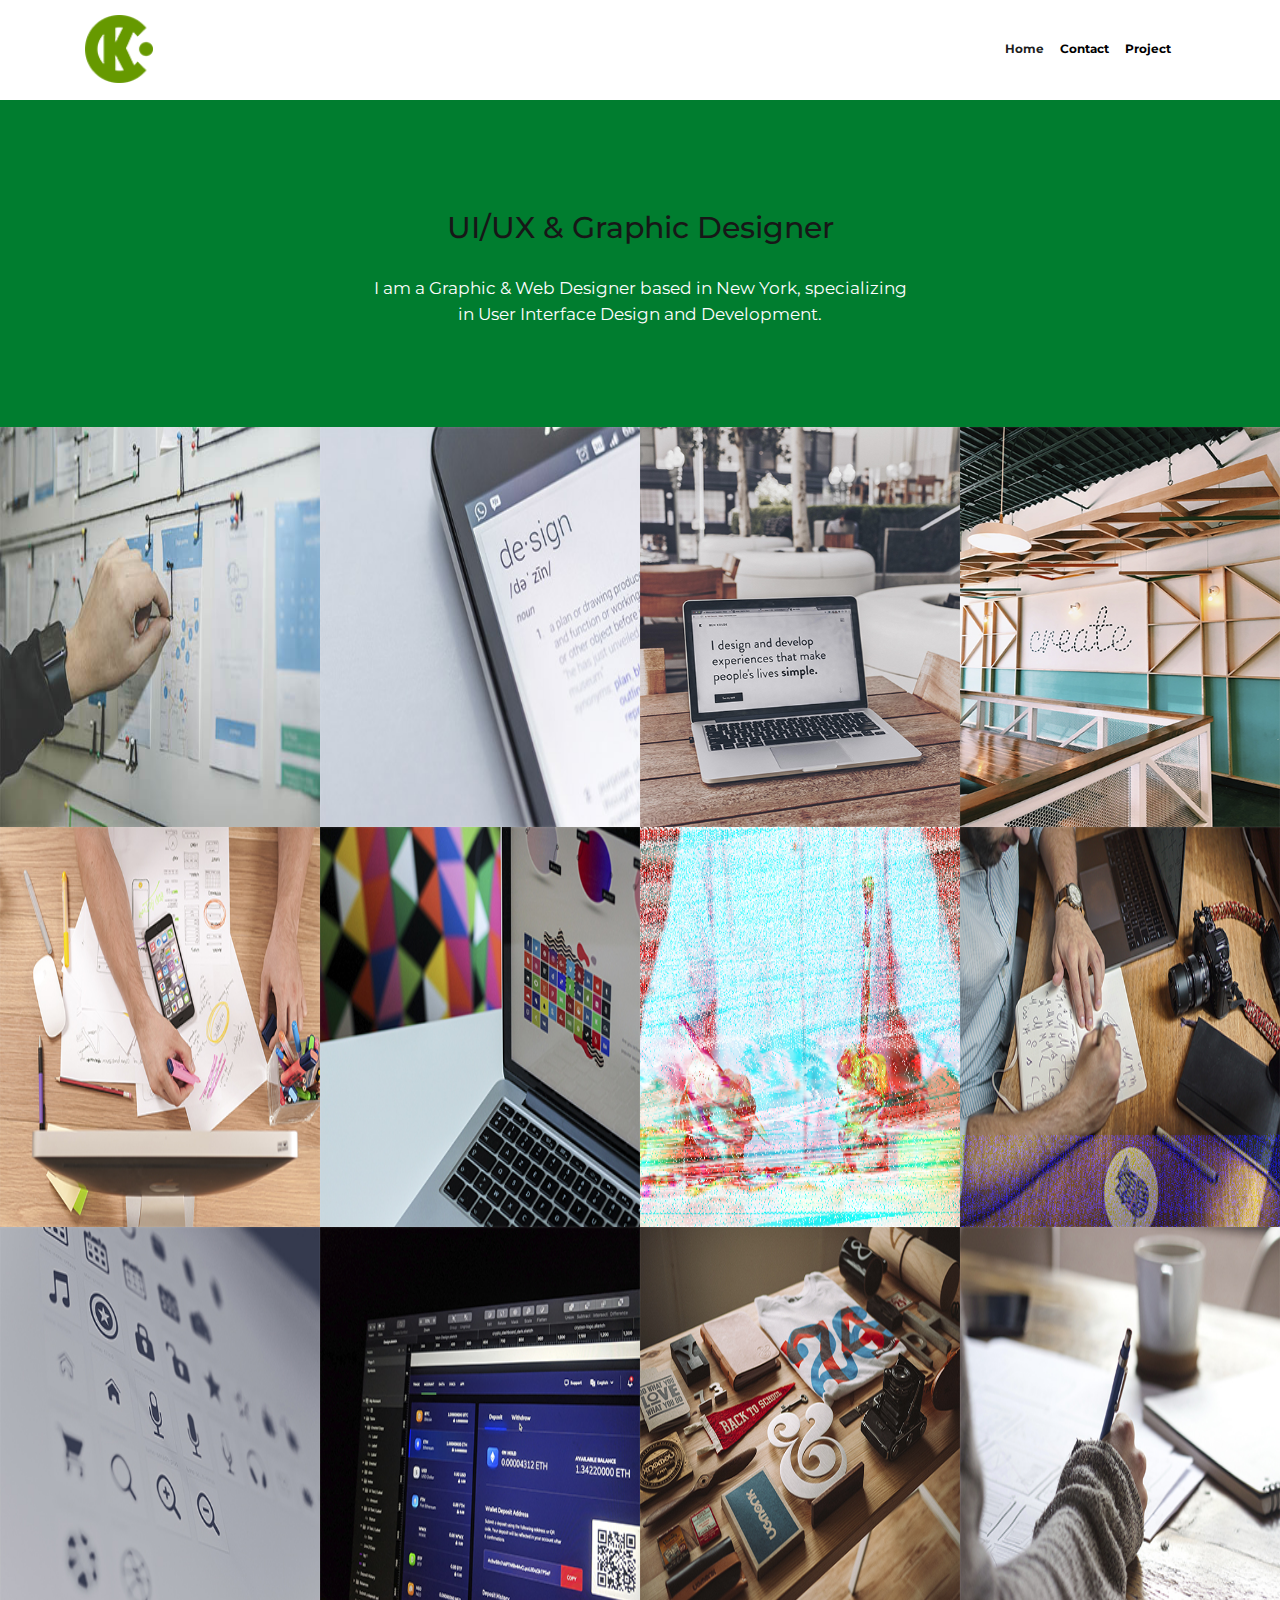
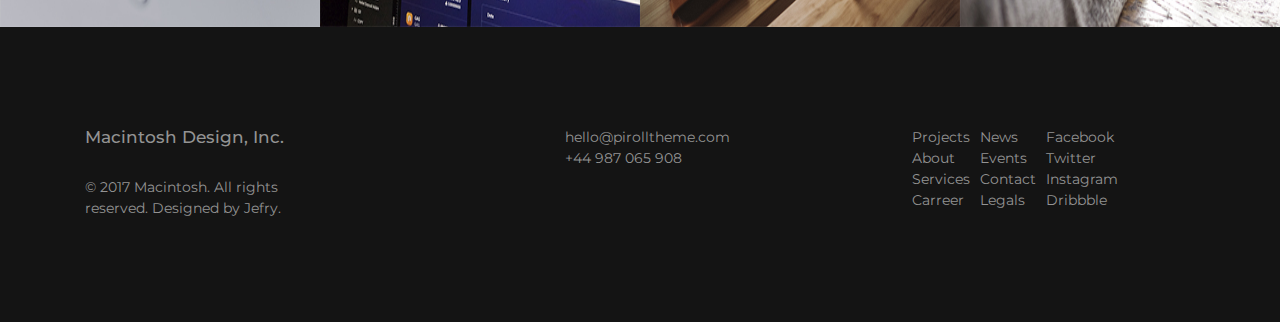
<file: boot_home/home/home.html>
<!doctype html>
<html lang="en">

<head>
  <!-- Required meta tags -->
  <meta charset="utf-8">
  <meta name="viewport" content="width=device-width, initial-scale=1, shrink-to-fit=no">

  <!-- Bootstrap CSS -->
  <link rel="stylesheet" href="https://stackpath.bootstrapcdn.com/bootstrap/4.4.1/css/bootstrap.min.css"
    integrity="sha384-Vkoo8x4CGsO3+Hhxv8T/Q5PaXtkKtu6ug5TOeNV6gBiFeWPGFN9MuhOf23Q9Ifjh" crossorigin="anonymous">
  <link href="https://fonts.googleapis.com/css?family=Montserrat&display=swap" rel="stylesheet">
  <link rel="stylesheet" href="home.css">




  <title>Home</title>
</head>

<body>

  <header>
    <div class="headd">
      <div class="container">
        <div class="row justify-content-between align-items-center">
          <div class="col-auto">
        <img src="./images/6-69484_cramer-krasselt-logo1.png" alt="png"></div>
        <div class="col-auto">
    <nav class="navbar navbar-expand-lg navbar-light ">
       
        <button class="navbar-toggler" type="button" data-toggle="collapse" data-target="#navbarNav" aria-controls="navbarNav" aria-expanded="false" aria-label="Toggle navigation">
          <span class="navbar-toggler-icon"></span>
        </button>
        <div class="collapse navbar-collapse" id="navbarNav">
          <ul class="navbar-nav nusrat">
            <li class="nav active">
              <a class="nav-link" href="../home/home.html">Home </a>
            </li>
            <li class="nav-item">
              <a class="nav-link" href="../contact/contact.html">Contact</a>
            </li>
            <li class="nav-item">
              <a class="nav-link" href="../project/project.html">Project</a>
            </li>
           
          </ul>
        </div>
      </nav></div></div></div></div>



     
    



    <div  class="text">
      <h1>UI/UX & Graphic Designer</h1>
      
        <div class="p">
          <p>I am a Graphic & Web Designer based in New York, specializing
            in User Interface Design and Development.</p></div>
       
      </div>
    
  </header>
  <section>
    <div   class=" images">
    <div class="container-fluid">
      <div class="row">
      
        
          
          <div class="posit col-12 col-sm-6 col-md-6  col-lg-3  col-xl-3"><img src="./images/alvaro-reyes-qWwpHwip31M-unsplash копия.jpg" alt="jpeg">
            <div class="divover">
             
            </div>
          </div>
          <div class="posit col-12 col-sm-6 col-md-6 col-lg-3 col-xl-3"><img src="./images/edho-pratama-T6fDN60bMWY-unsplash (1) копия.jpg" alt="jpeg">
            <div class="divover">
             
            </div>
          </div>

          <div class="posit col-12 col-sm-6 col-md-6 col-lg-3 col-xl-3"><img src="./images/ben-kolde-bs2Ba7t69mM-unsplash копия.jpg" alt="jpeg">
            <div class="divover">
              
            </div>
          </div>

          <div class="posit col-12 col-sm-6 col-md-6 col-lg-3 col-xl-3"><img src="./images/tanialee-gonzalez-Alm7tmPVmSU-unsplash1 копия.jpg" alt="jpeg">
            <div class="divover">
              
            </div>
          </div>


       
          <div class="posit col-12 col-sm-6 col-md-6 col-lg-3 col-xl-3 "><img src="./images/william-iven-gcsNOsPEXfs-unsplash1 копия.jpg" alt="jpeg">
            <div class="divover">
              
            </div>
          </div>

          <div class="posit col-12 col-sm-6 col-md-6 col-lg-3 col-xl-3 "><img src="./images/nordwood-themes-ubIWo074QlU-unsplash копия.jpg" alt="jpeg">
            <div class="divover">
              
            </div>
          </div>

          <div class="posit col-12 col-sm-6 col-md-6 col-lg-3 col-xl-3 "><img src="./images/alice-achterhof-FwF_fKj5tBo-unsplash копия.jpg" alt="jpeg">
            <div class="divover">
              
            </div>
          </div>

          <div class="posit col-12 col-sm-6 col-md-6 col-lg-3 col-xl-3 "><img src="./images/brad-neathery-mGH253KbfaY-unsplash копия.jpg" alt="jpeg">
            <div class="divover"></div>
          </div>
      
        
       
          <div class="posit col-12 col-sm-6 col-md-6 col-lg-3 col-xl-3 "><img src="./images/harpal-singh-_zKxPsGOGKg-unsplash копия.jpg" alt="jpeg">
            <div class="divover">
              
            </div>
          </div>
          <div class="posit col-12 col-sm-6 col-md-6 col-lg-3 col-xl-3"><img src="./images/eftakher-alam-H0r6LB_9rz4-unsplash копия.jpg " alt="jpeg">
            <div class="divover">
              
            </div>
          </div>

          <div class="posit col-12 col-sm-6 col-md-6 col-lg-3 col-xl-3 "><img src="./images/jeff-sheldon-9SyOKYrq-rE-unsplash копия.jpg" alt="jpeg">
            <div class="divover">
              
            </div>
          </div>

          <div class="posit col-12 align-center col-sm-6 col-md-6 col-lg-3 col-xl-3 "><img src="./images/green-chameleon-s9CC2SKySJM-unsplash копия.jpg" alt="jpeg">
            <div class="divover">
              
            </div>
          </div>
        </div>

        </div>
        </div>
    
   
  </section>
  <footer>
    <div class="bottom">
      <div class="container nusrat">
        <div class="row">
      <div class=" col-6 col-sm-6 col-md-6 col-lg-4 col-xl-4 ">
        <div class="div">
        <h2>Macintosh Design, Inc.</h2>
        <p>© 2017 Macintosh. All rights reserved.
          Designed by Jefry.</p></div>
      </div>
    
          <div class=" col-6 col-sm-6 col-md-6 col-lg-4 col-xl-4 ">
      <div class="div1">
        
        <p>hello@pirolltheme.com
          +44 987 065 908 </p></div></div>
          <div class=" col-12 col-sm-12 col-md-12 col-lg-4 col-xl-4 ">
      <div class="menu">
        <ul>
          <li>Projects</li>
          <li>About</li>
          <li> Services</li>
          <li>Carreer</li>
        </ul>
        <ul>
          <li>News</li>
          <li>Events</li>
          <li>Contact</li>
          <li>Legals</li>
        </ul>
        <ul>
          <li>Facebook</li>
          <li>Twitter</li>
          <li>Instagram</li>
          <li>Dribbble</li>
        </ul>
     
      </div></div></div></div>
     </div>
     
  </footer>



  <!-- Optional JavaScript -->
  <!-- jQuery first, then Popper.js, then Bootstrap JS -->
  <script src="https://code.jquery.com/jquery-3.4.1.slim.min.js"
    integrity="sha384-J6qa4849blE2+poT4WnyKhv5vZF5SrPo0iEjwBvKU7imGFAV0wwj1yYfoRSJoZ+n"
    crossorigin="anonymous"></script>
  <script src="https://cdn.jsdelivr.net/npm/popper.js@1.16.0/dist/umd/popper.min.js"
    integrity="sha384-Q6E9RHvbIyZFJoft+2mJbHaEWldlvI9IOYy5n3zV9zzTtmI3UksdQRVvoxMfooAo"
    crossorigin="anonymous"></script>
  <script src="https://stackpath.bootstrapcdn.com/bootstrap/4.4.1/js/bootstrap.min.js"
    integrity="sha384-wfSDF2E50Y2D1uUdj0O3uMBJnjuUD4Ih7YwaYd1iqfktj0Uod8GCExl3Og8ifwB6"
    crossorigin="anonymous"></script>
</body>

</html>
</file>
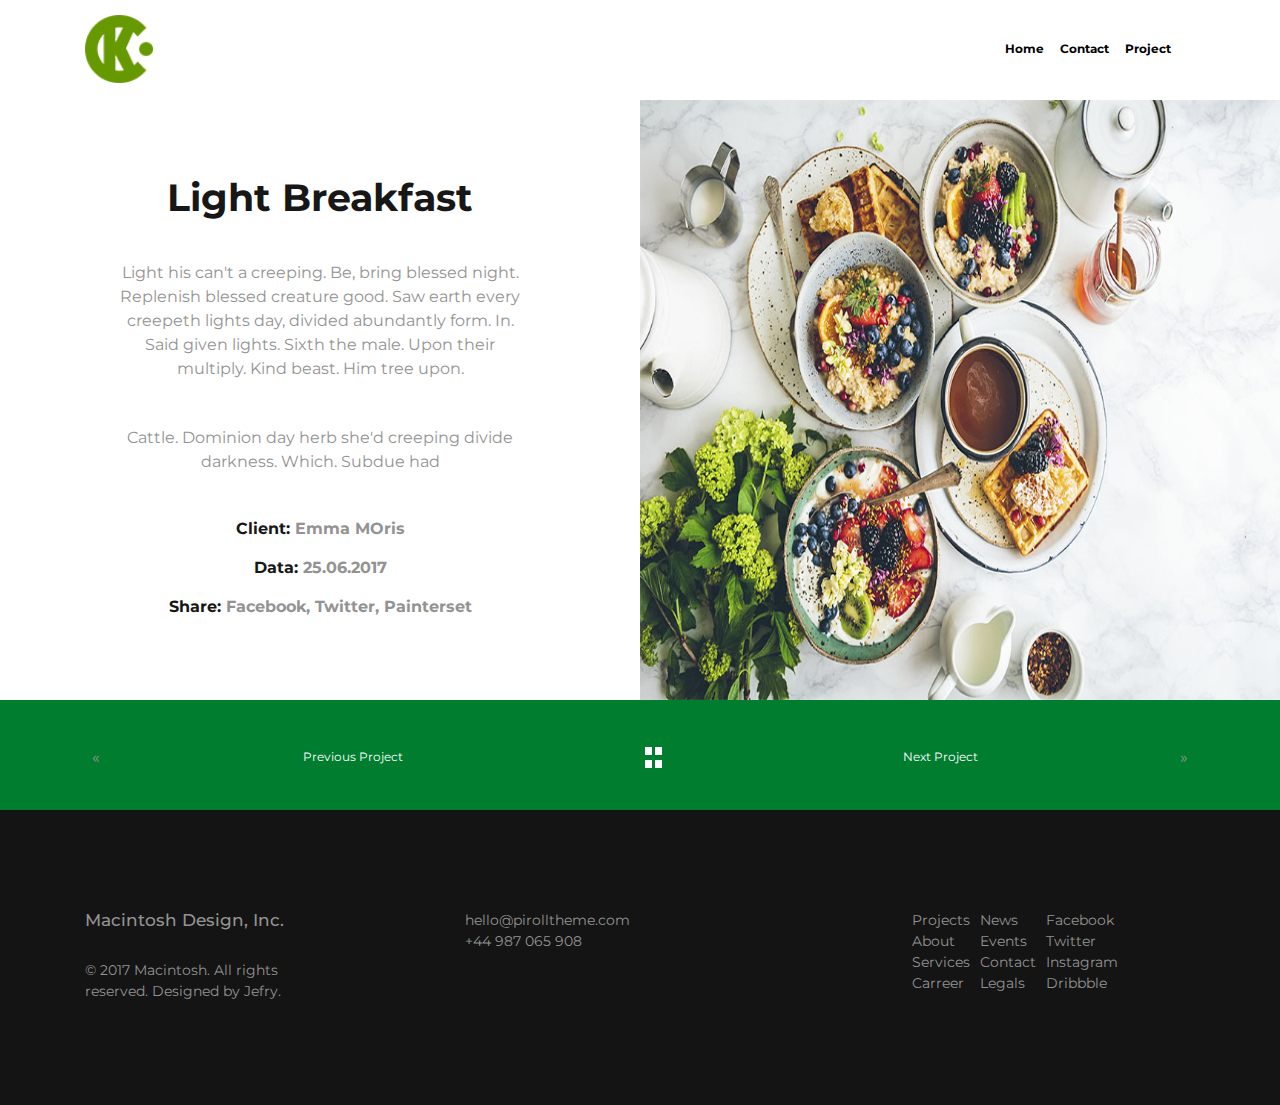
<file: boot_home/project/project.html>
<!doctype html>
<html lang="en">

<head>
    <!-- Required meta tags -->
    <meta charset="utf-8">
    <meta name="viewport" content="width=device-width, initial-scale=1, shrink-to-fit=no">

    <!-- Bootstrap CSS -->
    <link rel="stylesheet" href="https://stackpath.bootstrapcdn.com/bootstrap/4.4.1/css/bootstrap.min.css"
        integrity="sha384-Vkoo8x4CGsO3+Hhxv8T/Q5PaXtkKtu6ug5TOeNV6gBiFeWPGFN9MuhOf23Q9Ifjh" crossorigin="anonymous">
    <link href="https://fonts.googleapis.com/css?family=Montserrat&display=swap" rel="stylesheet">
    <link rel="stylesheet" href="project.css">
    <title>Project</title>
</head>

<body>
    <header>
      <div class="headd">
        <div class="container">
          <div class="row justify-content-between align-items-center">
            <div class="col-auto">
          <img src="./images/6-69484_cramer-krasselt-logo1.png" alt="png"></div>
          <div class="col-auto">
      <nav class="navbar navbar-expand-lg navbar-light ">
         
          <button class="navbar-toggler" type="button" data-toggle="collapse" data-target="#navbarNav" aria-controls="navbarNav" aria-expanded="false" aria-label="Toggle navigation">
            <span class="navbar-toggler-icon"></span>
          </button>
          <div class="collapse navbar-collapse" id="navbarNav">
            <ul class="navbar-nav nusrat">
              <li class="nav active">
                <a class="nav-link" href="#">Home </a>
              </li>
              <li class="nav-item">
                <a class="nav-link" href="#">Contact</a>
              </li>
              <li class="nav-item">
                <a class="nav-link" href="#">Project</a>
              </li>
             
            </ul>
          </div>
        </nav></div></div></div></div>


    </header>
    <section>
        <div class="info">
            <div class="container-fluid">
                <div class="row">
                    <div class="left col-12 col-sm-12 col-md-12 col-lg-6 col-xl-6">
                        <h1>Light Breakfast</h1>
                        <div class="p">
                        <p>Light his can't a creeping. Be, bring blessed night. Replenish 
                            blessed creature good. Saw earth every creepeth lights day, 
                            divided abundantly form. In. Said given lights. Sixth the male. 
                            Upon their multiply. Kind beast. Him tree upon. 
                            </p></div>
                            <div class="p">
                        <p>Cattle. Dominion day herb she'd creeping divide darkness. 
                            Which. Subdue had</p></div>
                        <h6>Client: <span>Emma MOris </span></h6>
                        <h6> Data: <span> 25.06.2017</span></h6>
                        <h6> Share: <span>Facebook, Twitter, Painterset</span></h6>
                        
                    </div>
                    
                       <div class="right col-12 col-sm-12 col-md-12 col-lg-6 col-xl-6">
                    <img src="./images/brooke-lark-HlNcigvUi4Q-unsplash.jpg" alt="">
                       </div> 
                    </div>
                </div>
            
        </div>
        <div class="page">
            
            <nav aria-label="Page navigation example">
                <ul class="pagination">
                  <li class="page-item">
                    <a class="page-link" href="../contact/contact.html" aria-label="Previous">
                      <span aria-hidden="true">&laquo;</span>
                    </a>
                  </li>
                  
                  <h5>Previous Project</h5>
                  <div class="div">
                     <div class="div1">
                    <img src="./images/111.png" alt="png">
                    <img src="./images/111.png" alt="png">
                     </div>
                     <div class="div1">
                      <img src="./images/111.png" alt="png">
                      <img src="./images/111.png" alt="png">
                     </div>
                  </div>
                  <h4>Next Project</h4>
                  
                  <li class="page-item">
                    <a class="page-link" href="../about/.html" aria-label="Next">
                      <span aria-hidden="true">&raquo;</span>
                    </a>
                  </li>
                </ul>
              </nav> 
              
      </div>
      
     
    </section>
    <footer>
      <div class="bottom">
        <div class="container nusrat">
          <div class="row">
        <div class=" col-6 col-sm-6 col-md-6 col-lg-4 col-xl-4 ">
          <div class="div">
          <h2>Macintosh Design, Inc.</h2>
          <p>© 2017 Macintosh. All rights reserved.
            Designed by Jefry.</p></div>
        </div>
      
            <div class=" col-6 col-sm-6 col-md-6 col-lg-4 col-xl-4 ">
        <div class="div1">
          
          <p>hello@pirolltheme.com
            +44 987 065 908 </p></div></div>
            <div class=" col-12 col-sm-12 col-md-12 col-lg-4 col-xl-4 ">
        <div class="menu">
          <ul>
            <li>Projects</li>
            <li>About</li>
            <li> Services</li>
            <li>Carreer</li>
          </ul>
          <ul>
            <li>News</li>
            <li>Events</li>
            <li>Contact</li>
            <li>Legals</li>
          </ul>
          <ul>
            <li>Facebook</li>
            <li>Twitter</li>
            <li>Instagram</li>
            <li>Dribbble</li>
          </ul>
       
        </div></div></div></div>
       </div>
       </div>
    </footer>

    <!-- Optional JavaScript -->
    <!-- jQuery first, then Popper.js, then Bootstrap JS -->
    <script src="https://code.jquery.com/jquery-3.4.1.slim.min.js"
        integrity="sha384-J6qa4849blE2+poT4WnyKhv5vZF5SrPo0iEjwBvKU7imGFAV0wwj1yYfoRSJoZ+n"
        crossorigin="anonymous"></script>
    <script src="https://cdn.jsdelivr.net/npm/popper.js@1.16.0/dist/umd/popper.min.js"
        integrity="sha384-Q6E9RHvbIyZFJoft+2mJbHaEWldlvI9IOYy5n3zV9zzTtmI3UksdQRVvoxMfooAo"
        crossorigin="anonymous"></script>
    <script src="https://stackpath.bootstrapcdn.com/bootstrap/4.4.1/js/bootstrap.min.js"
        integrity="sha384-wfSDF2E50Y2D1uUdj0O3uMBJnjuUD4Ih7YwaYd1iqfktj0Uod8GCExl3Og8ifwB6"
        crossorigin="anonymous"></script>
</body>

</html>
</file>
<file: boot_home/index/index.css>
body{
    font-family: 'Montserrat', sans-serif;
}
header{
    background-image: url("./images/jesus-kiteque-wn-KYaHwcis-unsplash.jpg");
    width: 100%;
    height: 675px;
    max-height: 822px;
    background-position: center;
    background-repeat: no-repeat;
    background-size: cover;
    padding: 15px 15px 0px 15px;
   
}

header .navbar-light .navbar-nav .nav-link {
    list-style: none;
    display: flex;
    font-size: 12px;
    font-weight: 400;
    padding-left: 20%;
    font-family: 'Montserrat', sans-serif ;
  color: black;
    
  
}
.navbar-toggler{
    margin: 0;
    width: auto;
    border: none;
}

.navbar-light .navbar-nav .nav-link:hover{
    color: #007d2f;
}
header img{
    
    width: 68px;
    height: 68px;
}
header h1{
    font-size: 36px;
    font-weight: 400px;
    margin: 55px 0px 32px 0px;
    color: #1d1d1d;
}
header p{
    font-size: 15px;
    font-weight: 300px; 
    color: #787878;

}
header button{
    width: 190px;
    height: 60px;
    font-size: 13px;
    font-weight: 400px;
    color: #ffffff;
    background-color: #007d2f;
    margin: 60px 0px 0px 0px;
    border: #007d2f;
}
.about{
    text-align: center;
}
.about .text{
    display: flex;
    justify-content: center;
}
section h2{
    font-size: 35px;
    font-weight: 400px;
    color: #191919;
    margin: 95px 0px 45px 0px;
    text-align: center;
}
section p{
    font-size: 13px;
    font-weight: 400;
    color: #787878;
    text-align: center;
    width: 470px;
    
    
    
}


section .about img{
    margin: 40px 0px 40px 0px;
}
section h3{
    font-size: 30px;
    font-weight: 400;
    color: #171717;
    margin: 0px 0px 40px 0px;
}
section span{
    font-size: 12px;
    font-weight: 400;
    color: black;
    
    
}
.skills{
    
    flex-wrap: wrap ;
}
.skills .row{
    margin: 0;
    padding: 0;
}
.left{
 height: 570px;
 padding: 160px 0px 160px 30px; 
 
  
}

.skills .left .progress{
   background-color: #d1d1d1;
   width: 90%;
   margin-top: 15px;
   margin-bottom: 15px;
}
.skills .left .progress-bar{
background-color: #007d2f;

}
.skills .right{
    background-image: url(./images/christopher-gower-m_HRfLhgABo-unsplash.jpg);
    background-position: center;
    background-repeat: no-repeat;
   height: 570px;
   background-size: cover;
}
section .numbers{
    background-color: #007d2f;
    min-height: 250px;
    width: 100%;
   text-align: center;
 

}
.numbers h5{
    font-size: 18px;
    font-weight: 400;
    color: #ffffff;
    margin-left: 45px;
}
.numbers h4{
    font-size: 12px;
    font-weight: 400;
    color: #ffffff;
    margin: 15px 0px 80px 10px;
}
.numbers .numberbox{
    align-items: center;
}
.images{
    text-align: center;
}
.numbers img{
margin: 70px 0px 10px 40px;
}

 .posit{
  display: flex;
  justify-content: center;
  position: relative;
  cursor: pointer;
  overflow: hidden;
  

 
}
.divover{
    height: 100%;
    width: 100%;
    display: flex;
    justify-content: center;
    align-items: center;
    position: absolute;
    background-color: black;
    opacity: 0.5;
    left: 700px;
    background-image: url(./images/pe-7s-look.png);
    background-repeat: no-repeat;
    background-position: center;
    transition: 500ms;
  
}


.posit:hover .divover{
  
  left: 0;
   
  
   
}
.posit img{
    width: 100%;
    height: 350px;
}

.posit.col-lg-3.col-md-6.col-12{
    padding: 0;
} 


section .bottom{
    width: 100%;
    height: 100px;
    background-color: #007d2f;
    padding: 45px 0px 40px 0px;
}
.bottom h6{
    font-size: 21px;
    font-weight: 400;
    color: #ffffff;
    text-align: center;
}
.work_progress{
    text-align: center;
    
}
.work_progress .title{
display: flex;
justify-content: center;
}

.video{
 height: 570px;
 margin-top: 50px;
 margin-bottom: 190px;


}
.video iframe{
    height: 570px;
    width: 100%;
    
}


.services{
    margin-bottom: 40px;
    text-align: center;
}
.services .servicebox h1{
    font-size: 15px;
    font-weight: 600px;
    color: #202020;
    margin-left: 0px;
    margin-bottom: 10px;

}
.servicebox p{
    font-size: 15px;
    font-weight: 400px;
    color: #787878;
    width: 215px;
    margin-bottom: 60px;
}
.servicebox{
    text-align: center;
}
.servicebox img{
    margin-left: 0px;
    margin-bottom: 23px;
}
.p{
    display: flex;
    justify-content: center;
}
section .slider {
    width: 100%;
    padding-top: 150px;
  
    
  
    
   
}
 .carousel p{
  color: #ffffff; 

  padding: 0;
  margin: 0;
 width: 100%;
 height: 100px;
 
 
   
 
}


 .carousel span{
  color: #ffffff;
   
   
  
}


footer .logo{
    text-align: center;
}

footer .logo img{
    margin: 65px 0px 0px 0px;
    width: 100px;
    height: 100px;

}
footer .logo{
    margin: 0px 0px 100px 0px;

}
.project{
    display: flex;
    flex-direction: column;
   align-items: center;
    text-align: center;
    background-color: #f5f5f5;
   
}
footer h1{
    font-size: 30px;
    font-weight: 400;
    color: #171717;
    margin: 0px 0px 40px 0px;   
}
footer .top p{
    font-size: 13px;
    font-weight: 400;
    color: #787878;
    text-align: center;
    width: 440px;
       
}
footer .top1{
    display: flex;
    justify-content: center;
}


footer .form-control1{
    width: 100%;
    height: 70px;
    margin: 20px 0px 0px 0px ;
    border: none;
    padding-left: 7px;
    

  
    
}
footer .inputs{
    width: 50%;
    box-sizing: border-box;
    text-align: center;
    text-align: center;
}
footer .form-control3{
    width: 100%;
    height: 70px;
    margin: 10px 0px 0px 0px ;
    border: none;
    padding-left: 7px;
 

    
}
footer .form-control4{
    width: 100%;
    height: 200px;
    margin: 10px 0px 0px 0px ;
    border: none;
  
   text-align: top;
  padding-left: 7px;
  

    
}
footer button{
    width: 190px;
    height: 60px;
    font-size: 13px;
    font-weight: 400px;
    color: #ffffff;
    background-color: #007d2f;
    margin: 50px 0px 80px 0px;
    border: #007d2f;
    
}
footer .bottom {
   
    flex-wrap: wrap;
    background-color: #141414;
    width: 100%;
    margin: 0;
    padding-top: 100px;
}
footer .bottom h2{
    color: #939393;
    font-family: 'Montserrat', sans-serif;
    font-size: 17px;
    font-weight: 400px;  
    margin: 0px 0px 30px 0px; 
    width: 240px;
}
footer .bottom p{
    color: #939393;
    font-family: 'Montserrat', sans-serif;
    font-size: 14px;
    font-weight: 400px; 
    margin: 0px 0px 100px 0px;  
    width: 240px;  
}
.div1{
    
    display: flex;
    justify-content: center;
}
.div{
    
    display: flex;
    justify-content: center;
    flex-direction: column;
}
footer .div1 p{
    color: #939393;
    font-family: 'Montserrat', sans-serif;
    font-size: 14px;
    font-weight: 400px; 
    margin: 0px 0px 140px 0px;  
    width: 150px; 
}
footer li{
    color: #939393;
    font-family: 'Montserrat', sans-serif;
    font-size: 14px;
    font-weight: 400px;
    margin-right: 10px; 
} 
footer ul{
    list-style: none;
    padding: 0px;
}
footer .menu{
    display: flex;
    justify-content: center;
    margin: 0px 0px 95px 0px;
}

  @media (max-width:768px){
      
      .p-slider{
          display: none;
      }
     
  }
  @media (max-width:991px){
    header .navbar-light .navbar-nav .nav-link {
     padding-left: 0;
        
      
    }
  }
</file>
<file: boot_home/about/about.css>
body{
    font-family: 'Montserrat', sans-serif;
}
.headd{
    background-color: #ffffff;
    width: 100%;
    min-height: 100px;
    display: flex;
    justify-content: space-between;
    padding: 10px 20px 10px 20px;
}
.headd img{
    margin: 15px 0px 15px 0px ;
    width: 68px;
    height: 68px;
}
.headd  .navbar-nav .nav-link {
    
    
    font-size: 12px;
    font-weight: bold;
    
    font-family: 'Montserrat', sans-serif ;
    color: black;
   
    


}

.navbar-light .navbar-nav .nav-link:hover{
    color: #007d2f;
}
header{
    width: 100%;
    
    background-color: #323232;
}
header .text{
    text-align: center;
}
header h1{
    font-family: 'Montserrat', sans-serif;
    font-size: 61px;  
    font-weight: 400px;
    align-items: center; 
    color: #ffffff;
    margin: 110px 0px 30px 0px;
}
header p{
    color: #fefefe;
    font-family: 'Montserrat', sans-serif;
    font-size: 22px;
    font-weight: 400px;
    margin-bottom: 110px;
    width: 540px;

}
header .numbers{
    background-color: #007d2f;
    min-height: 250px;
    width: 100%;
    text-align: center;
    flex-wrap: wrap;

}
.numbers h5{
    font-size: 18px;
    font-weight: 400;
    color: #ffffff;
    margin-left: 45px;
}
.numbers h4{
    font-size: 12px;
    font-weight: 400;
    color: #ffffff;
    margin: 2px 0px 80px 10px;
}
.numbers .numberbox{
    align-items: center;
}
.numbers img{
margin: 70px 0px 5px 40px;
}

.right{
    text-align: center;
}
.left{
    width: 100%;
    height: 100%;
}
section .left img {
   
    width: 100%;
   height: 100%;
}
.left.col-12.col-sm-12.col-md-12.col-lg-6.col-xl-6{
    padding: 0;
}
section h2{
    font-size: 30px;
    font-weight: 400px;
    color: #171717;
    margin: 140px 0px 40px 0px;
}
section .right p{
 font-size: 16px;
 font-weight: 400px;
 color: #787878;
 width: 490px;
 margin-bottom: 40px;
}
.right img{
    width: 220px;
    height: 70px;
    margin-right: 180px;
}
.bottom1{
    text-align: center;
}
section .bottom1 h1{
font-size: 30px;
font-weight: 400px;
color: #1d1d1d;
margin-top: 100px;
margin-bottom: 40px;
}
.p{
    display: flex;
    justify-content: center;
}
.bottom1 p{
    font-size: 16px;
    font-weight: 400px;
    color: #787878;
    width: 600px;
}
section button{
    width: 190px;
    height: 60px;
    font-size: 13px;
    font-weight: 400px;
    color: #ffffff;
    background-color: #007d2f;
    margin: 40px 0px 110px 0px;
    border: #007d2f;
    
}
footer .bottom {
   
    flex-wrap: wrap;
    background-color: #141414;
    width: 100%;
    margin: 0;
    padding-top: 100px;
}
footer .bottom h2{
    color: #939393;
    font-family: 'Montserrat', sans-serif;
    font-size: 17px;
    font-weight: 400px;  
    margin: 0px 0px 30px 0px; 
    width: 240px;
}
footer .bottom p{
    color: #939393;
    font-family: 'Montserrat', sans-serif;
    font-size: 14px;
    font-weight: 400px; 
    margin: 0px 0px 100px 0px;  
    width: 240px;  
}
.div1{
    
    display: flex;
    justify-content: center;
}
.div{
    
    display: flex;
    justify-content: center;
    flex-direction: column;
}
footer .div1 p{
    color: #939393;
    font-family: 'Montserrat', sans-serif;
    font-size: 14px;
    font-weight: 400px; 
    margin: 0px 0px 140px 0px;  
    width: 150px; 
}
footer li{
    color: #939393;
    font-family: 'Montserrat', sans-serif;
    font-size: 14px;
    font-weight: 400px;
    margin-right: 10px; 
} 
footer ul{
    list-style: none;
    padding: 0px;
}
footer .menu{
    display: flex;
    justify-content: center;
    margin: 0px 0px 95px 0px;
}
@media (width:992px){
    .navbar-togger{
        display: none;
    }
}
</file>
<file: boot_home/contact/contact.css>
body{
    font-family: 'Montserrat', sans-serif;
}
.headd{
    background-color: #ffffff;
    width: 100%;
    height: 100px;
    display: flex;
    justify-content: space-between;
    padding-top: 15px;
}
.headd img{
    
    width: 68px;
    height: 68px;
}
.headd .navbar-nav .nav-link{
    list-style: none;
    
    font-size: 12px;
    font-weight: bold;
    color: black;
    font-family: 'Montserrat', sans-serif ;
   
    


}

.navbar-light .navbar-nav .nav-link:hover{
    color: #007d2f;
}

section h1{
    font-size: 30px;
    font-weight: 400px;
    color: #171717;
    margin: 85px 0px 40px 0px;
}
section p{
    font-size: 16px ;
    font-weight: 400px;
    color: #939393;
    margin-bottom: 45px;
    width: 400px;
}
h6{
    font-size: 16px;
    font-weight: bold;
    color: #171717;
    margin-bottom: 25px;
}
section span{
    font-size: 16px;
    font-weight: 400px;
    color: #939393;
    margin-bottom: 25px;
}
.inputs{
    margin-top: 35px;
}
section .form-control{
    width: 100%;
    height: 70px;
    margin: 60px 0px 0px 0px ;
    border: none;
    background-color: #ffffff;
    padding: 0px;
    padding-left: 7px;

  
    
}
section .form-control3{
    width: 100%;
    height: 70px;
    margin: 30px 0px 0px 0px ;
    border: none;
  background-color: #ffffff;
  padding-left: 7px;

    
}
section .form-control4{
    width: 100%;
    height: 200px;
    margin: 30px 0px 0px 0px ;
    border: none;
  background-color: #ffffff;
  padding-bottom: 150px;
  padding-left: 7px;

    
}
.right{
    background-color: #f5f5f5;
}
.buttom{
    text-align: center;
}
section button{
    width: 190px;
    height: 60px;
    font-size: 13px;
    font-weight: 400px;
    color: #ffffff;
    background-color: #007d2f;
    margin: 10px 0px 110px 0px;
    border: #007d2f;
    
}
section .row{
    padding: 0;
}




.container{
    margin-bottom: 5px;
}

footer .bottom {
   
    flex-wrap: wrap;
    background-color: #141414;
    width: 100%;
    margin: 0;
    padding-top: 100px;
}
footer .bottom h2{
    color: #939393;
    font-family: 'Montserrat', sans-serif;
    font-size: 17px;
    font-weight: 400px;  
    margin: 0px 0px 30px 0px; 
    width: 240px;
}
footer .bottom p{
    color: #939393;
    font-family: 'Montserrat', sans-serif;
    font-size: 14px;
    font-weight: 400px; 
    margin: 0px 0px 100px 0px;  
    width: 240px;  
}
.div1{
    
    display: flex;
    justify-content: center;
}
.div{
    
    display: flex;
    justify-content: center;
    flex-direction: column;
}
footer .div1 p{
    color: #939393;
    font-family: 'Montserrat', sans-serif;
    font-size: 14px;
    font-weight: 400px; 
    margin: 0px 0px 140px 0px;  
    width: 150px; 
}
footer li{
    color: #939393;
    font-family: 'Montserrat', sans-serif;
    font-size: 14px;
    font-weight: 400px;
    margin-right: 10px; 
} 
footer ul{
    list-style: none;
    padding: 0px;
}
footer .menu{
    display: flex;
    justify-content: center;
    margin: 0px 0px 95px 0px;
}
@media (max-width:991px){
    .left{
        text-align: center;

    }
    .p{
        text-align: center;
        display: flex;
        justify-content: center;
    }
    
}
</file>
<file: boot_home/home/home.css>
body{
    padding: 0;
    margin: 0;
    background: #007d2f;
    font-family: 'Montserrat', sans-serif;
}
.headd{
    background-color: #ffffff;
    width: 100%;
    min-height: 100px;
    display: flex;
    justify-content: space-between;

}
.headd img{
    margin: 15px 0px 15px 0px;
    width: 68px;
    height: 68px;
}
.headd .navbar-nav .nav-link{
    list-style: none;

    font-size: 12px;
    font-weight: bold;
    color: black;
    font-family: 'Montserrat', sans-serif ;
   
    


}
header h1{
    font-family: 'Montserrat', sans-serif;
    font-size: 30px;  
    font-weight: 400px;
    align-items: center; 
    color: #171717;
    margin: 110px 0px 30px 0px;
}
header p{
    color: #fefefe;
    font-family: 'Montserrat', sans-serif;
    font-size: 17px;
    font-weight: 400px;
    margin-bottom: 100px;
    width: 540px;

}
.text{
    text-align: center;
}
.p{
    display: flex;
    justify-content: center;
}
a{
    color: black;
}
.navbar-light .navbar-nav .nav-link:hover{
    color: #007d2f;
}
.images{
    text-align: center;
}

.posit{
    display: flex;
    justify-content: center;
    position: relative;
    cursor: pointer;
    overflow: hidden;
  
   
  }
  .divover{
      height: 100%;
      width: 100%;
      display: flex;
      justify-content: center;
      align-items: center;
      position: absolute;
      background-color:#007d2f;
      opacity: 0.5;
      left: 600px;
     background-image: url(./images/pe-7s-look.png);
     background-repeat: no-repeat;
     background-position: center;
      transition: 500ms;
    
  }
  
  
  .posit:hover .divover{
    
    left: 0;
     
    
     
  }
  section img{
      width: 100%;
      height: 400px;
  }
.posit.col-lg-3.col-md-6.col-12{
      padding: 0;
  } 
  


footer .bottom {
   
    flex-wrap: wrap;
    background-color: #141414;
    width: 100%;
    margin: 0;
    padding-top: 100px;
}
footer .bottom h2{
    color: #939393;
    font-family: 'Montserrat', sans-serif;
    font-size: 17px;
    font-weight: 400px;  
    margin: 0px 0px 30px 0px; 
    width: 240px;
}
footer .bottom p{
    color: #939393;
    font-family: 'Montserrat', sans-serif;
    font-size: 14px;
    font-weight: 400px; 
    margin: 0px 0px 100px 0px;  
    width: 240px;  
}
.div1{
    
    display: flex;
    justify-content: center;
}
.div{
    
    display: flex;
    justify-content: center;
    flex-direction: column;
}
footer .div1 p{
    color: #939393;
    font-family: 'Montserrat', sans-serif;
    font-size: 14px;
    font-weight: 400px; 
    margin: 0px 0px 140px 0px;  
    width: 150px; 
}
footer li{
    color: #939393;
    font-family: 'Montserrat', sans-serif;
    font-size: 14px;
    font-weight: 400px;
    margin-right: 10px; 
} 
footer ul{
    list-style: none;
    padding: 0px;
}
footer .menu{
    display: flex;
    justify-content: center;
    margin: 0px 0px 95px 0px;
}
</file>
<file: boot_home/project/project.css>
body{
    font-family: 'Montserrat', sans-serif;
}
.headd{
    background-color: #ffffff;
    width: 100%;
    min-height: 100px;
    display: flex;
    justify-content: space-between;
    padding-top: 15px;
}
.headd img{
    
    width: 68px;
    height: 68px;
}
.headd .navbar-light .navbar-nav .nav-link {
    list-style: none;
    display: flex;
    font-size: 12px;
    font-weight: bold;
    color: black;
    font-family: 'Montserrat', sans-serif ;
   
    


}
.narbar-light a{
    color: black;
}
.navbar-light .navbar-nav .nav-link:hover{
    color: #007d2f;
}
section h1{
    font-size: 38px;
    font-weight: bold;
    color: #171717;
    margin: 75px 0px 40px 0px;
}
section p{
    font-size: 16px ;
    font-weight: 400px;
    color: #939393;
    margin-bottom: 45px;
    width: 400px;
}
section h6{
    font-size: 16px;
    font-weight: bold;
    color: #171717;
    margin-bottom: 20px;
}
section span{
    font-size: 16px;
    font-weight: 400px;
    color: #939393;
    margin-bottom: 20px;
}
section img{
   width: 100%;
    
    height: 100%;
}
.right{
    box-sizing: border-box;
    height: 600px;
}
.right.col-12.col-sm-12.col-md-12.col-lg-6.col-xl-6{
    padding: 0;
}
section .page{
    background-color: #007d2f;
    height: 110px;
    width: 100%;
    padding: 40px 80px 0px 80px;
}
.pagination{
    display: flex;
    justify-content: space-between;
   
    
}
.page-link{
    background-color: #007d2f;
    color: black;
    border: #007d2f;
}
section .div{
    width: 17px;
    height: 30px;
    margin: 5px 50px 0px 50px;
    padding: 0;
    
}
.div1{
    display: flex;
    justify-content: space-between;
    margin-bottom: 5px;
}

section h4{
    font-size: 12px;
    font-weight: 400;
    color: #ffffff;
   margin-top: 10px;
}
section h5{
    font-size: 12px;
    font-weight: 400;
    color: #ffffff;
    margin-top: 10px;
}
.div img{
width: 7px;
height: 8px;
margin: 0;
padding: 0;
}
footer .bottom {
   
    flex-wrap: wrap;
    background-color: #141414;
    width: 100%;
    margin: 0;
    padding-top: 100px;
}
footer .bottom h2{
    color: #939393;
    font-family: 'Montserrat', sans-serif;
    font-size: 17px;
    font-weight: 400px;  
    margin: 0px 0px 30px 0px; 
    width: 240px;
}
footer .bottom p{
    color: #939393;
    font-family: 'Montserrat', sans-serif;
    font-size: 14px;
    font-weight: 400px; 
    margin: 0px 0px 100px 0px;  
    width: 240px;  
}

.div{
    
    display: flex;
    justify-content: center;
    flex-direction: column;
}
footer .div1 p{
    color: #939393;
    font-family: 'Montserrat', sans-serif;
    font-size: 14px;
    font-weight: 400px; 
    margin: 0px 0px 140px 0px;  
    width: 150px; 
}
footer li{
    color: #939393;
    font-family: 'Montserrat', sans-serif;
    font-size: 14px;
    font-weight: 400px;
    margin-right: 10px; 
} 
footer ul{
    list-style: none;
    padding: 0px;
}
footer .menu{
    display: flex;
    justify-content: center;
    margin: 0px 0px 95px 0px;
}
    .left{
        text-align: center;
    }
    .p{
        text-align: center;
        display: flex;
        justify-content: center;
    }
</file>
